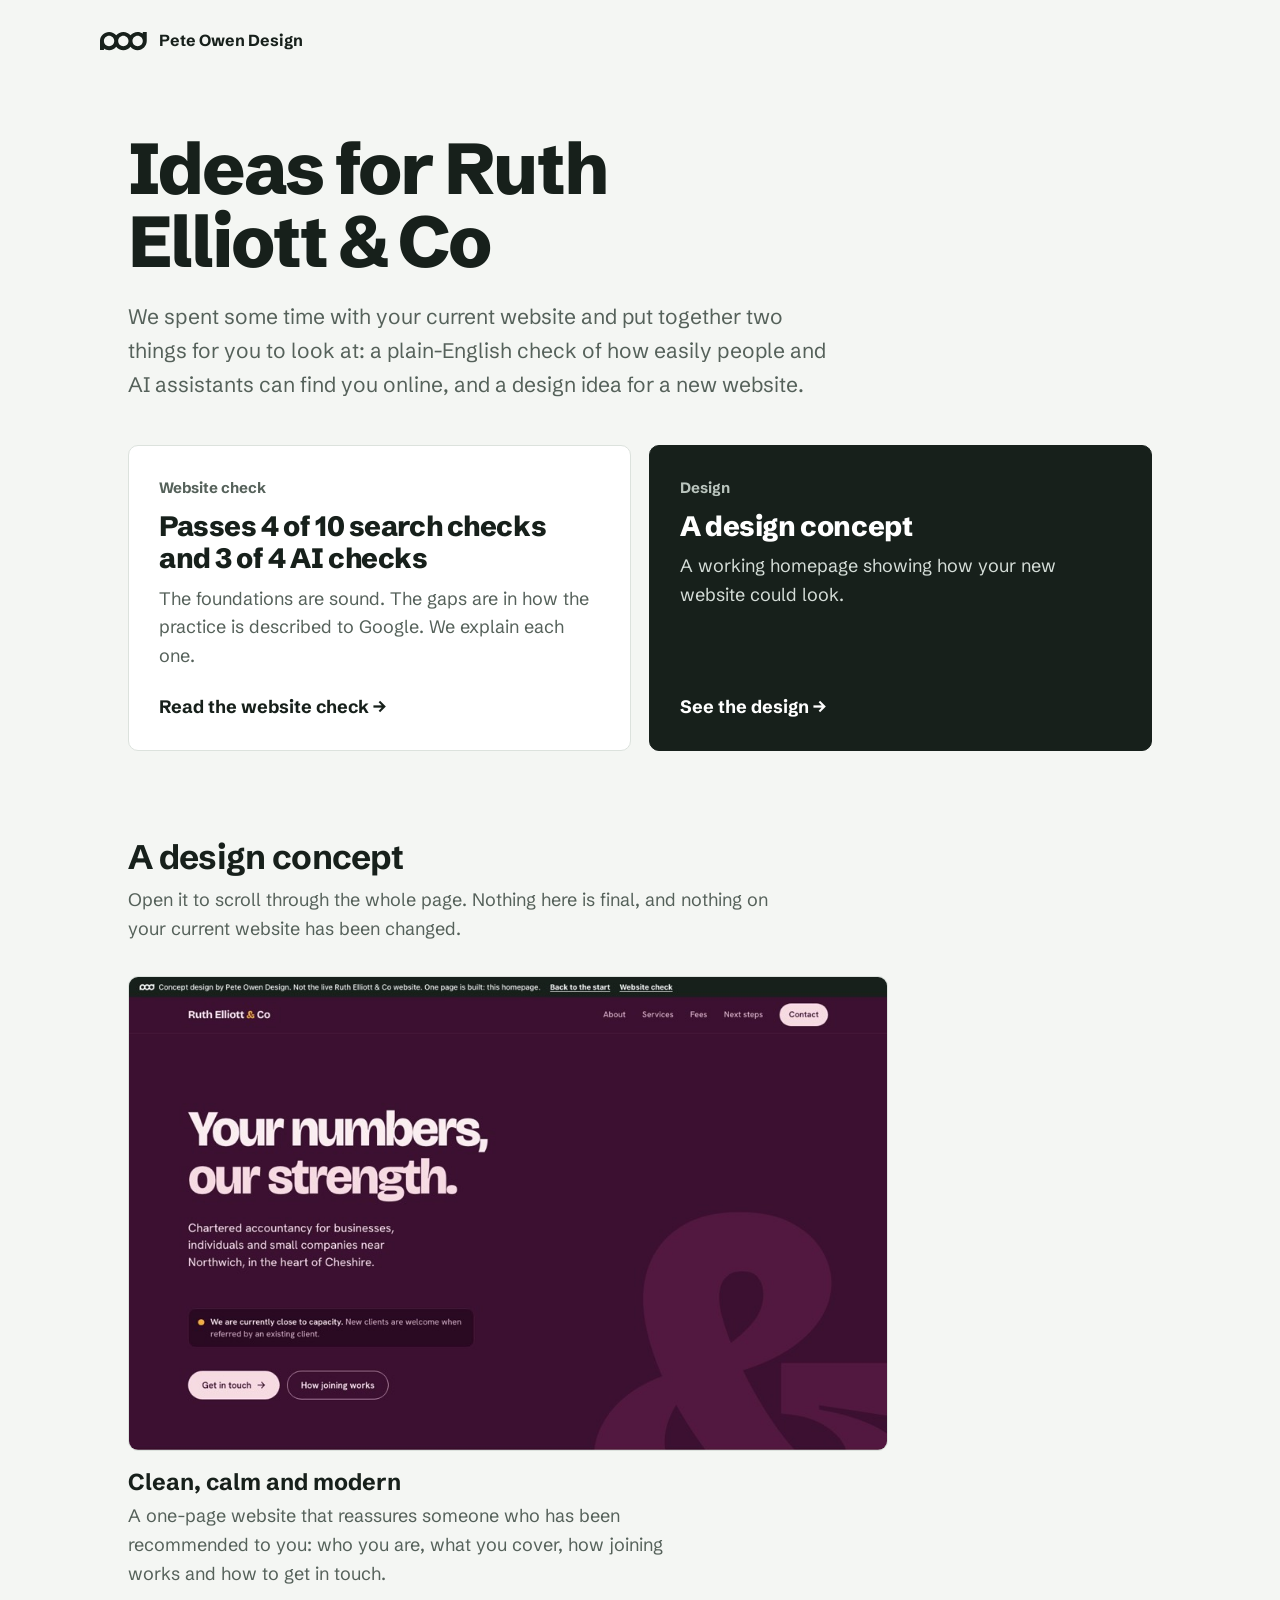
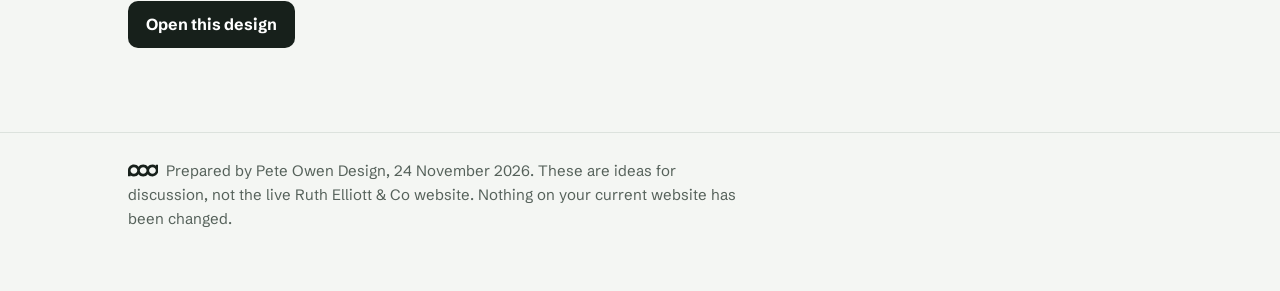
<file: index.html>
<!doctype html>
<html lang="en-GB">
<head>
<meta charset="utf-8">
<meta name="viewport" content="width=device-width, initial-scale=1">
<meta name="robots" content="noindex, nofollow">
<title>Ruth Elliott &amp; Co: ideas from Pete Owen Design (concept)</title>
<link rel="preconnect" href="https://fonts.googleapis.com">
<link rel="preconnect" href="https://fonts.gstatic.com" crossorigin>
<link href="https://fonts.googleapis.com/css2?family=Schibsted+Grotesk:wght@400;500;700;800&display=swap" rel="stylesheet">
<style>
  :root{--page:#F4F6F3;--card:#FFFFFF;--ink:#17201B;--soft:#55615A;--line:#DCE2DD;--r:10px}
  *{box-sizing:border-box}
  html{-webkit-text-size-adjust:100%}
  body{margin:0;background:var(--page);color:var(--ink);font:400 18px/1.6 "Schibsted Grotesk",system-ui,sans-serif}
  a{color:inherit}
  .wrap{max-width:1080px;margin:0 auto;padding:0 28px}
  .top{padding:28px 0 0}
  .brand{display:inline-flex;align-items:center;gap:12px;font-weight:700;font-size:16px;text-decoration:none}
  .brand .pod{height:20px;width:auto}
  header{padding:72px 0 44px}
  h1{font-size:clamp(38px,6.4vw,72px);line-height:1.02;letter-spacing:-.03em;font-weight:800;margin:0 0 22px;max-width:14ch}
  .lede{font-size:21px;color:var(--soft);max-width:54ch;margin:0}
  .routes{display:grid;grid-template-columns:1fr 1fr;gap:18px;margin:0 0 88px}
  .routes.one{grid-template-columns:1fr;max-width:540px}
  .route{display:flex;flex-direction:column;gap:10px;background:var(--card);border:1px solid var(--line);border-radius:var(--r);padding:30px 30px 28px;text-decoration:none;transition:transform .2s ease,border-color .2s ease}
  .route:hover{transform:translateY(-2px);border-color:var(--ink)}
  .route:active{transform:translateY(0)}
  .route.dark{background:var(--ink);color:#fff;border-color:var(--ink)}
  .kicker{font-size:15px;font-weight:700;color:var(--soft)}
  .route.dark .kicker{color:#B9C4BD}
  .route strong{font-size:28px;line-height:1.15;letter-spacing:-.015em;font-weight:800}
  .rtext{color:var(--soft);max-width:44ch}
  .route.dark .rtext{color:#D5DDD8}
  .go{margin-top:auto;padding-top:12px;font-weight:700}
  .go::after{content:" \2192"}
  #designs{scroll-margin-top:24px;margin:0 0 72px}
  h2{font-size:34px;line-height:1.1;letter-spacing:-.02em;margin:0 0 10px}
  .sub{color:var(--soft);margin:0 0 32px;max-width:60ch}
  .grid{display:grid;grid-template-columns:1fr 1fr;gap:40px 28px}
  .grid.single{grid-template-columns:1fr;max-width:760px}
  .design{display:flex;flex-direction:column}
  .shot{display:block;border-radius:var(--r);overflow:hidden;border:1px solid var(--line);background:#E6EBE7;aspect-ratio:16/10}
  .shot img{display:block;width:100%;height:100%;object-fit:cover;object-position:top;transition:transform .4s ease}
  .shot:hover img{transform:scale(1.02)}
  .dtext h3{font-size:23px;line-height:1.2;margin:18px 0 6px}
  .dtext p{margin:0 0 12px;color:var(--soft);max-width:52ch}
  .links{display:flex;flex-wrap:wrap;gap:10px;align-items:center}
  .btn{display:inline-block;background:var(--ink);color:#fff;text-decoration:none;font-weight:700;font-size:16px;border-radius:var(--r);padding:11px 18px}
  .btn:hover{background:#2B3A32}
  .ghost{display:inline-block;text-decoration:none;font-weight:700;font-size:16px;border:1.5px solid var(--ink);border-radius:var(--r);padding:10px 17px}
  .ghost:hover{background:var(--card)}
  .ideas{margin:0 0 72px}
  .idea-list{display:grid;grid-template-columns:repeat(2,1fr);gap:16px}
  .idea{background:var(--card);border:1px solid var(--line);border-radius:var(--r);padding:24px 26px}
  .idea h3{font-size:20px;line-height:1.25;margin:0 0 6px}
  .idea p{margin:0;color:var(--soft);font-size:16px}
  @media (max-width:760px){.idea-list{grid-template-columns:1fr}}
  footer{border-top:1px solid var(--line);padding:26px 0 52px;font-size:15px;color:var(--soft)}
  footer p{margin:0 0 8px;max-width:70ch}
  footer .pod{height:13px;width:auto;vertical-align:-1px;margin-right:8px;color:var(--ink)}
  .contact{color:var(--ink);font-weight:500}
  @media (prefers-reduced-motion:reduce){.route,.shot img{transition:none}.route:hover{transform:none}.shot:hover img{transform:none}}
  @media (max-width:760px){
    body{font-size:17px}
    .wrap{padding:0 18px}
    header{padding:44px 0 30px}
    .routes,.grid{grid-template-columns:1fr}
    .routes{margin-bottom:60px}
    .route{padding:24px 22px}
    .route strong{font-size:24px}
    h2{font-size:28px}
  }
</style>
</head>
<body>

<div class="wrap top"><a class="brand" href="index.html"><svg class="pod" viewBox="0 0 487.5 208.5" role="img" aria-label="Pete Owen Design logo"><path fill="currentColor" d="M487.5,10.6h-41.2v15.5c-15.3-10.6-33.9-16.8-53.8-16.8-30.1,0-57,14.1-74.4,36-17.4-21.9-44.3-36-74.4-36s-57,14.1-74.4,36c-17.4-21.9-44.3-36-74.4-36C44.8,9.4,3.8,48,0,96.9h-.3v100.3h41.2v-14.5c15.3,10.6,33.9,16.8,53.8,16.8,30.1,0,57-14.1,74.4-36,17.4,21.9,44.3,36,74.4,36s57-14.1,74.4-36c17.4,21.9,44.3,36,74.4,36,52.4,0,95.1-42.6,95.1-95.1s0-1.3,0-1.9h0V10.6h0ZM94.6,158.2c-29.7,0-53.8-24.2-53.8-53.8s24.2-53.8,53.8-53.8,53.8,24.2,53.8,53.8-24.2,53.8-53.8,53.8ZM243.5,158.2c-29.7,0-53.8-24.2-53.8-53.8s24.2-53.8,53.8-53.8,53.8,24.2,53.8,53.8-24.2,53.8-53.8,53.8ZM392.4,158.2c-29.7,0-53.8-24.2-53.8-53.8s24.2-53.8,53.8-53.8,53.8,24.2,53.8,53.8-24.2,53.8-53.8,53.8Z"/></svg>Pete Owen Design</a></div>

<div class="wrap">
<header>
  <h1>Ideas for Ruth Elliott &amp; Co</h1>
  <p class="lede">We spent some time with your current website and put together two things for you to look at: a plain-English check of how easily people and AI assistants can find you online, and a design idea for a new website.</p>
</header>

<div class="routes two">
    <a class="route" href="search-check.html">
      <span class="kicker">Website check</span>
      <strong>Passes 4 of 10 search checks and 3 of 4 AI checks</strong>
      <span class="rtext">The foundations are sound. The gaps are in how the practice is described to Google. We explain each one.</span>
      <span class="go">Read the website check</span>
    </a>
    <a class="route dark" href="#designs">
      <span class="kicker">Design</span>
      <strong>A design concept</strong>
      <span class="rtext">A working homepage showing how your new website could look.</span>
      <span class="go">See the design</span>
    </a>
</div>

<section id="designs">
  <h2>A design concept</h2>
  <p class="sub">Open it to scroll through the whole page. Nothing here is final, and nothing on your current website has been changed.</p>
  <div class="grid single">
    <article class="design">
      <a class="shot" href="design.html"><img src="designs/thumb-1.jpg" alt="The first screen of Clean, calm and modern" width="960" height="600" loading="lazy"></a>
      <div class="dtext">
        <h3>Clean, calm and modern</h3>
        <p>A one-page website that reassures someone who has been recommended to you: who you are, what you cover, how joining works and how to get in touch.</p>
        <p class="links"><a class="btn" href="design.html">Open this design</a></p>
      </div>
    </article>
  </div>
</section>
</div>

<footer><div class="wrap">
  <p><svg class="pod" viewBox="0 0 487.5 208.5" role="img" aria-label="Pete Owen Design logo"><path fill="currentColor" d="M487.5,10.6h-41.2v15.5c-15.3-10.6-33.9-16.8-53.8-16.8-30.1,0-57,14.1-74.4,36-17.4-21.9-44.3-36-74.4-36s-57,14.1-74.4,36c-17.4-21.9-44.3-36-74.4-36C44.8,9.4,3.8,48,0,96.9h-.3v100.3h41.2v-14.5c15.3,10.6,33.9,16.8,53.8,16.8,30.1,0,57-14.1,74.4-36,17.4,21.9,44.3,36,74.4,36s57-14.1,74.4-36c17.4,21.9,44.3,36,74.4,36,52.4,0,95.1-42.6,95.1-95.1s0-1.3,0-1.9h0V10.6h0ZM94.6,158.2c-29.7,0-53.8-24.2-53.8-53.8s24.2-53.8,53.8-53.8,53.8,24.2,53.8,53.8-24.2,53.8-53.8,53.8ZM243.5,158.2c-29.7,0-53.8-24.2-53.8-53.8s24.2-53.8,53.8-53.8,53.8,24.2,53.8,53.8-24.2,53.8-53.8,53.8ZM392.4,158.2c-29.7,0-53.8-24.2-53.8-53.8s24.2-53.8,53.8-53.8,53.8,24.2,53.8,53.8-24.2,53.8-53.8,53.8Z"/></svg>Prepared by Pete Owen Design, 24 November 2026. These are ideas for discussion, not the live Ruth Elliott &amp; Co website. Nothing on your current website has been changed.</p>
  
</div></footer>

</body>
</html>
</file>
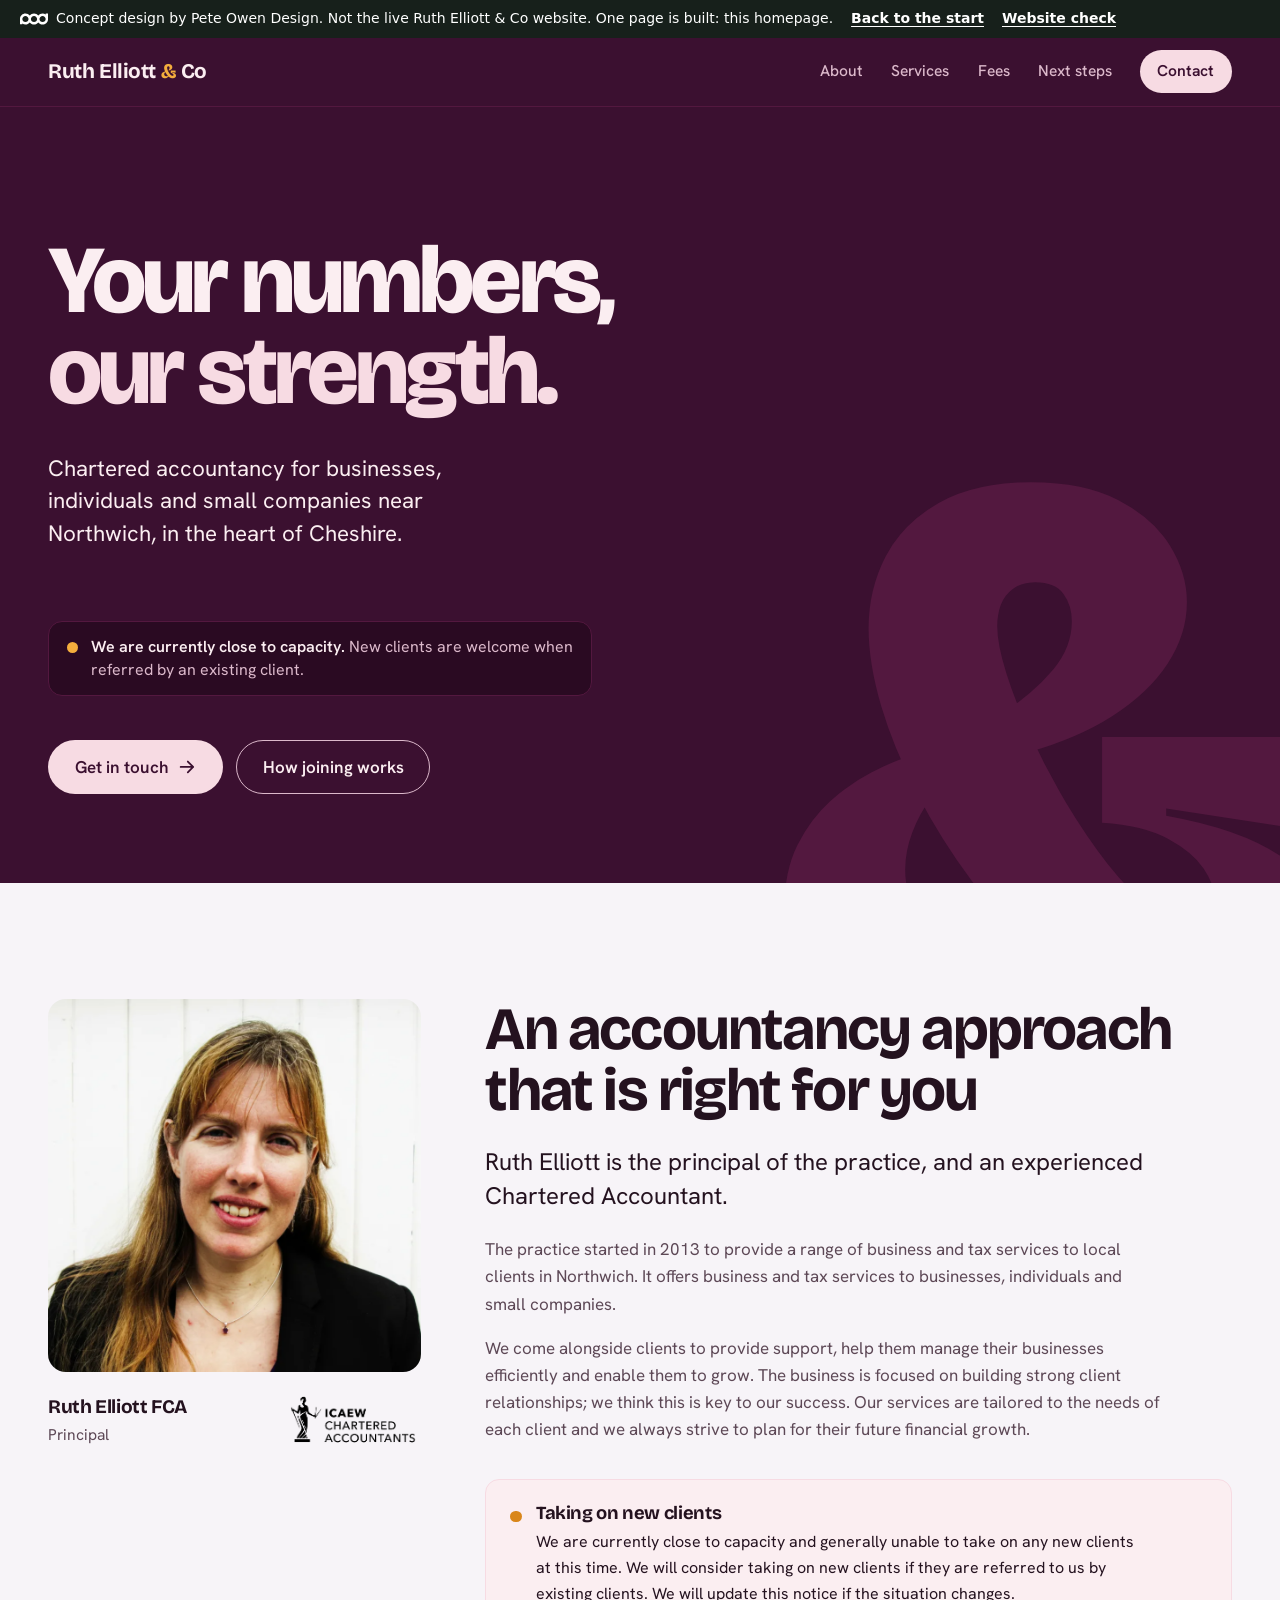
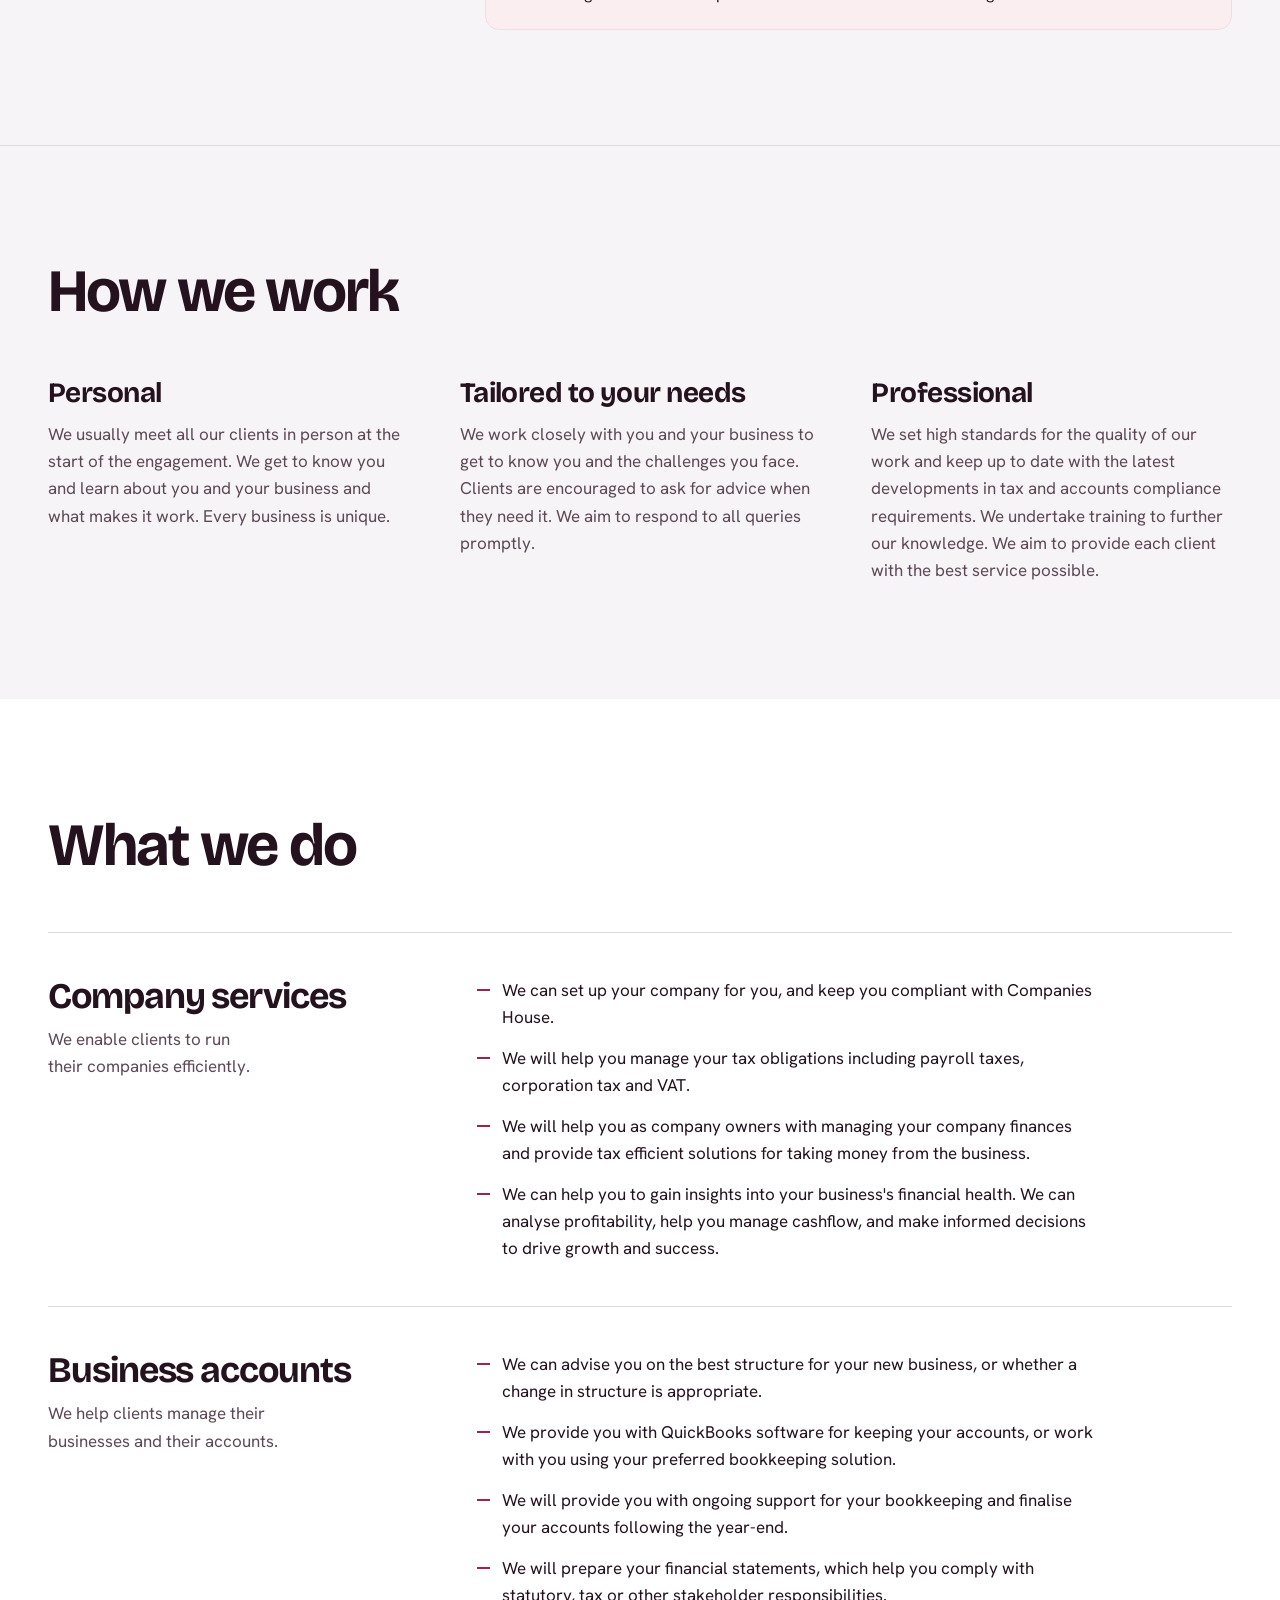
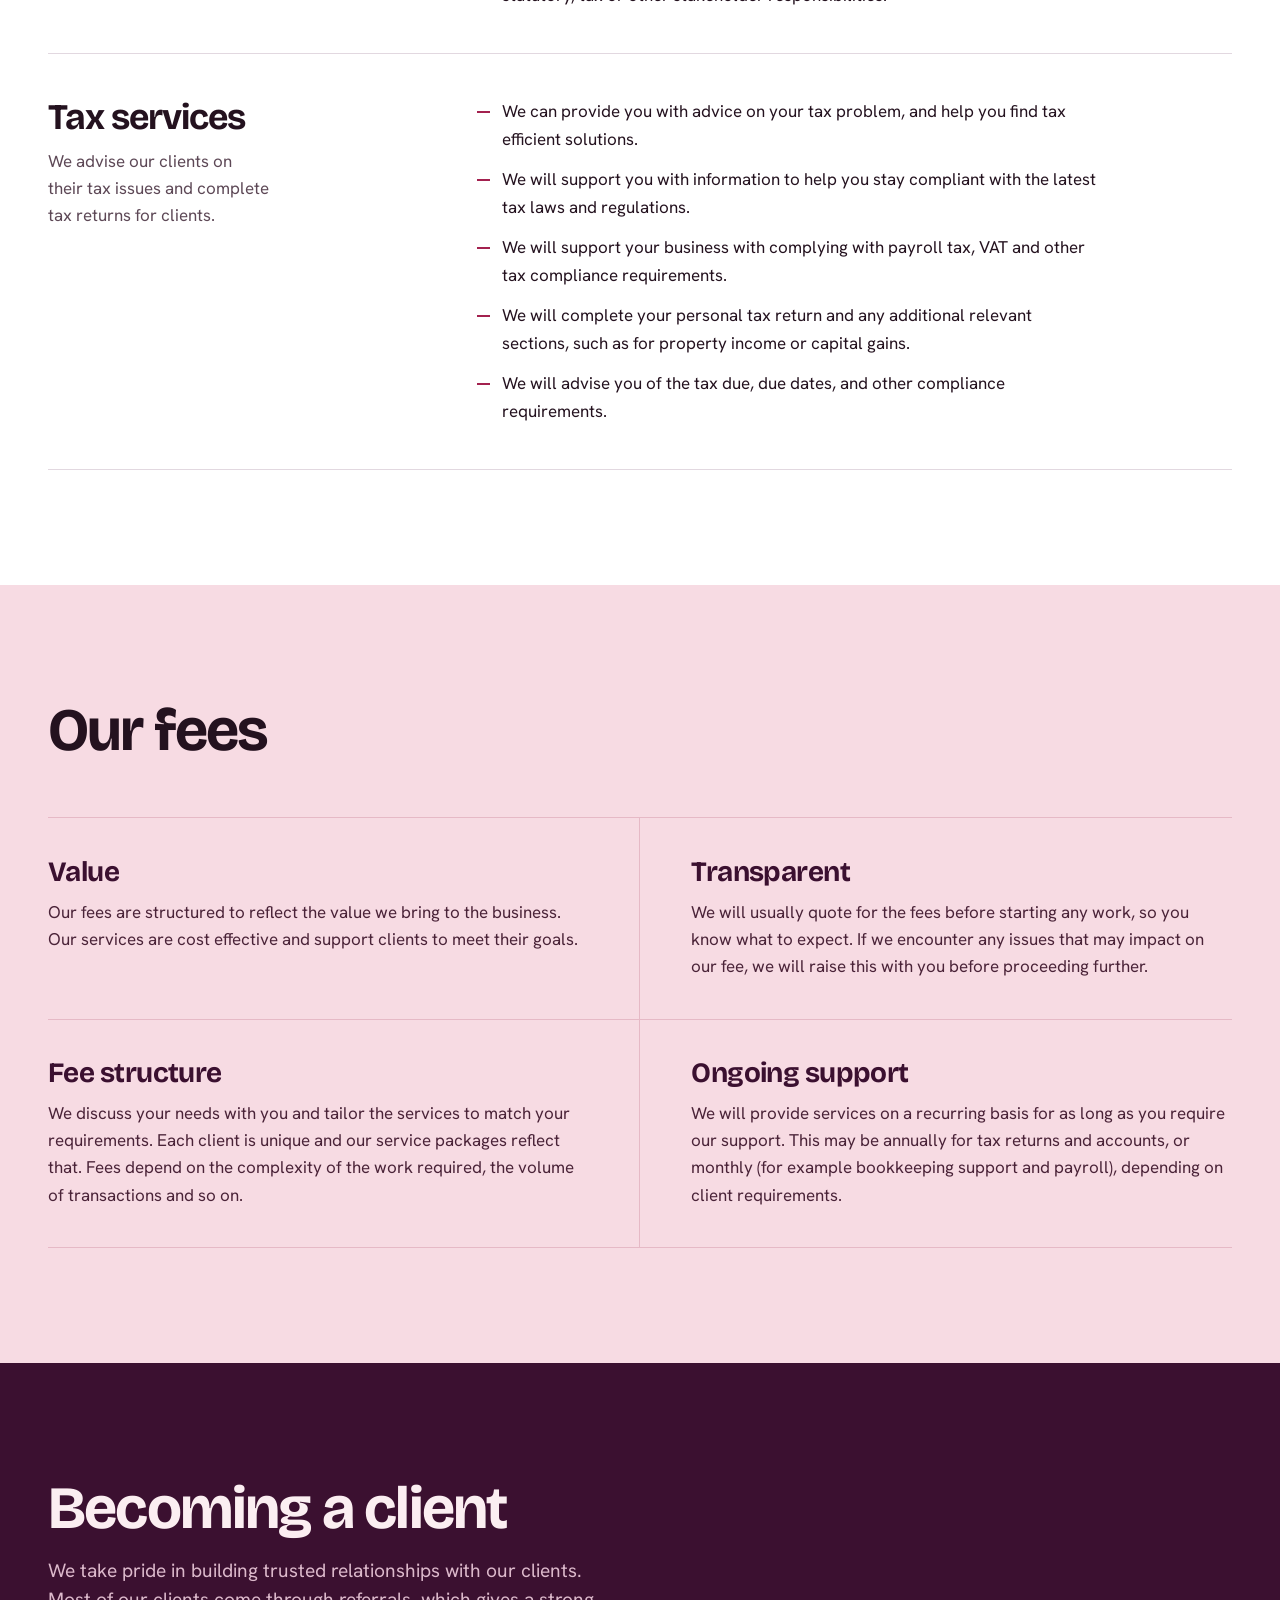
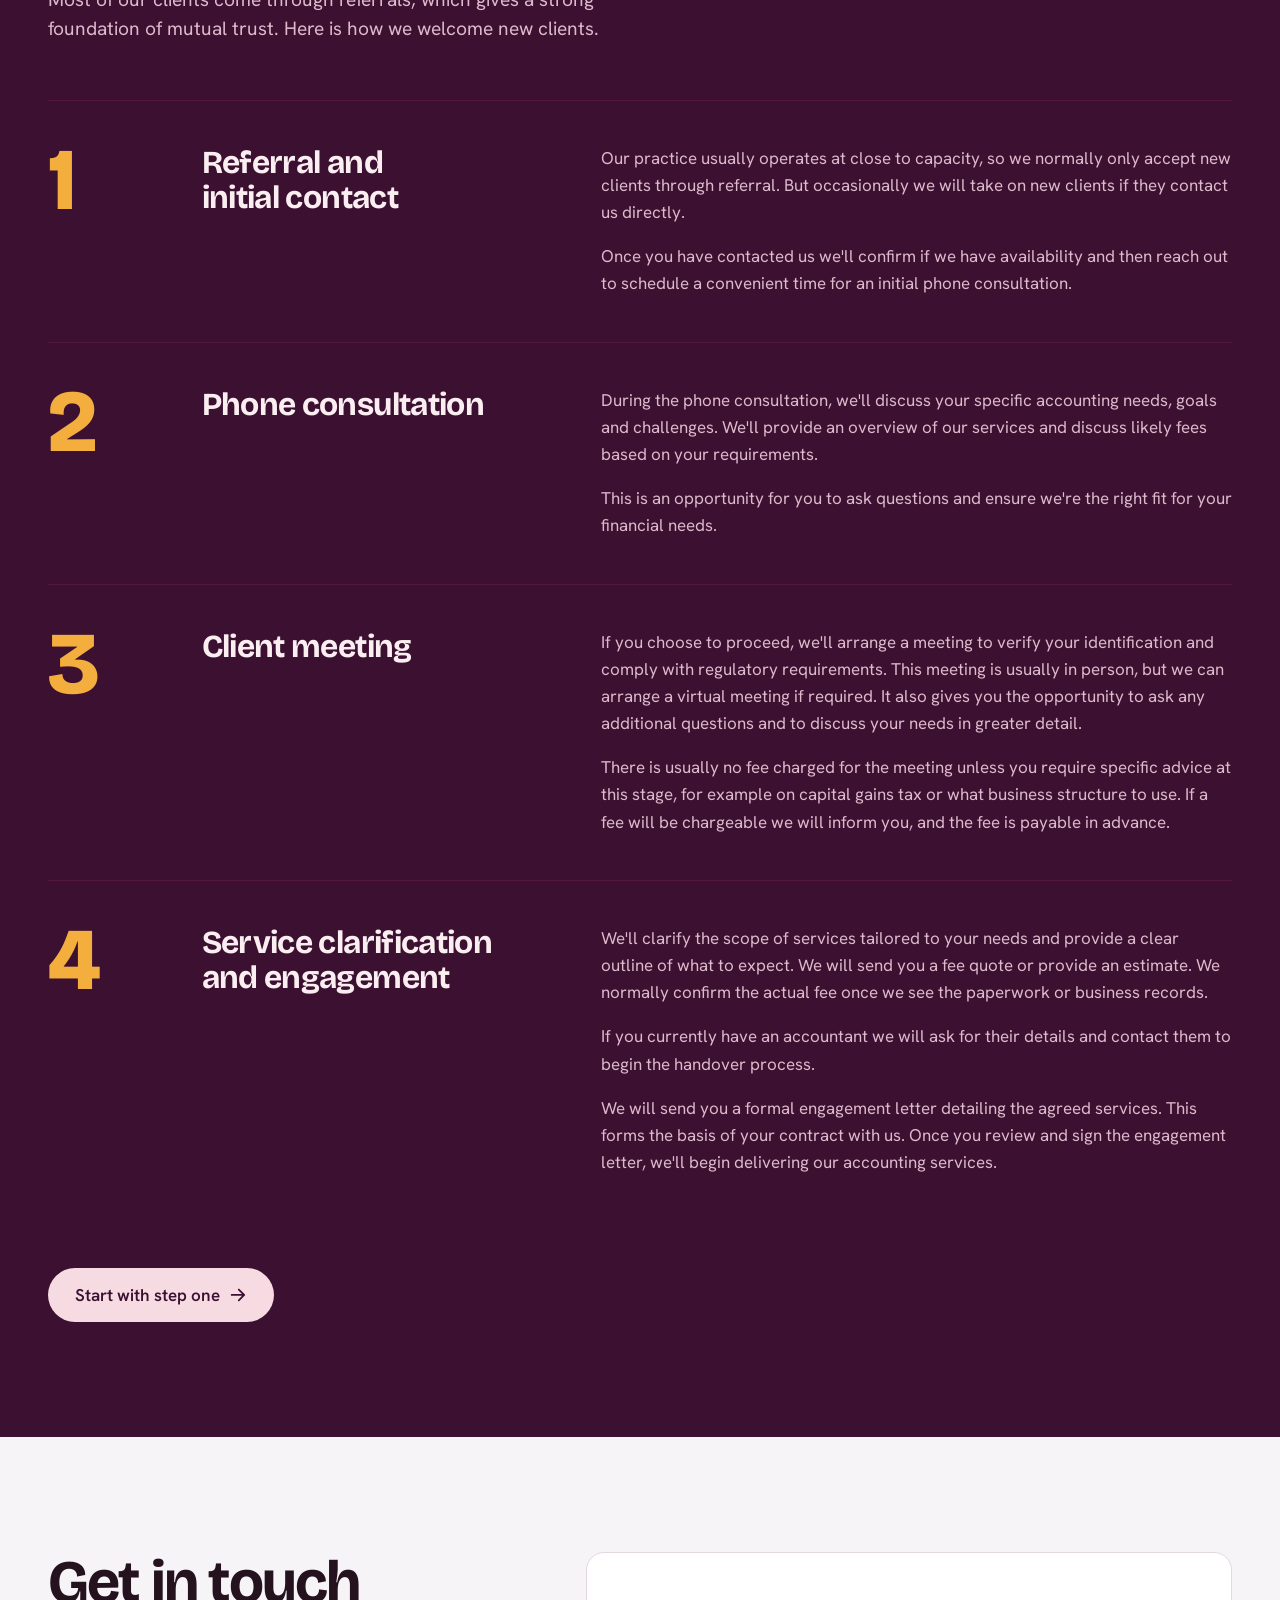
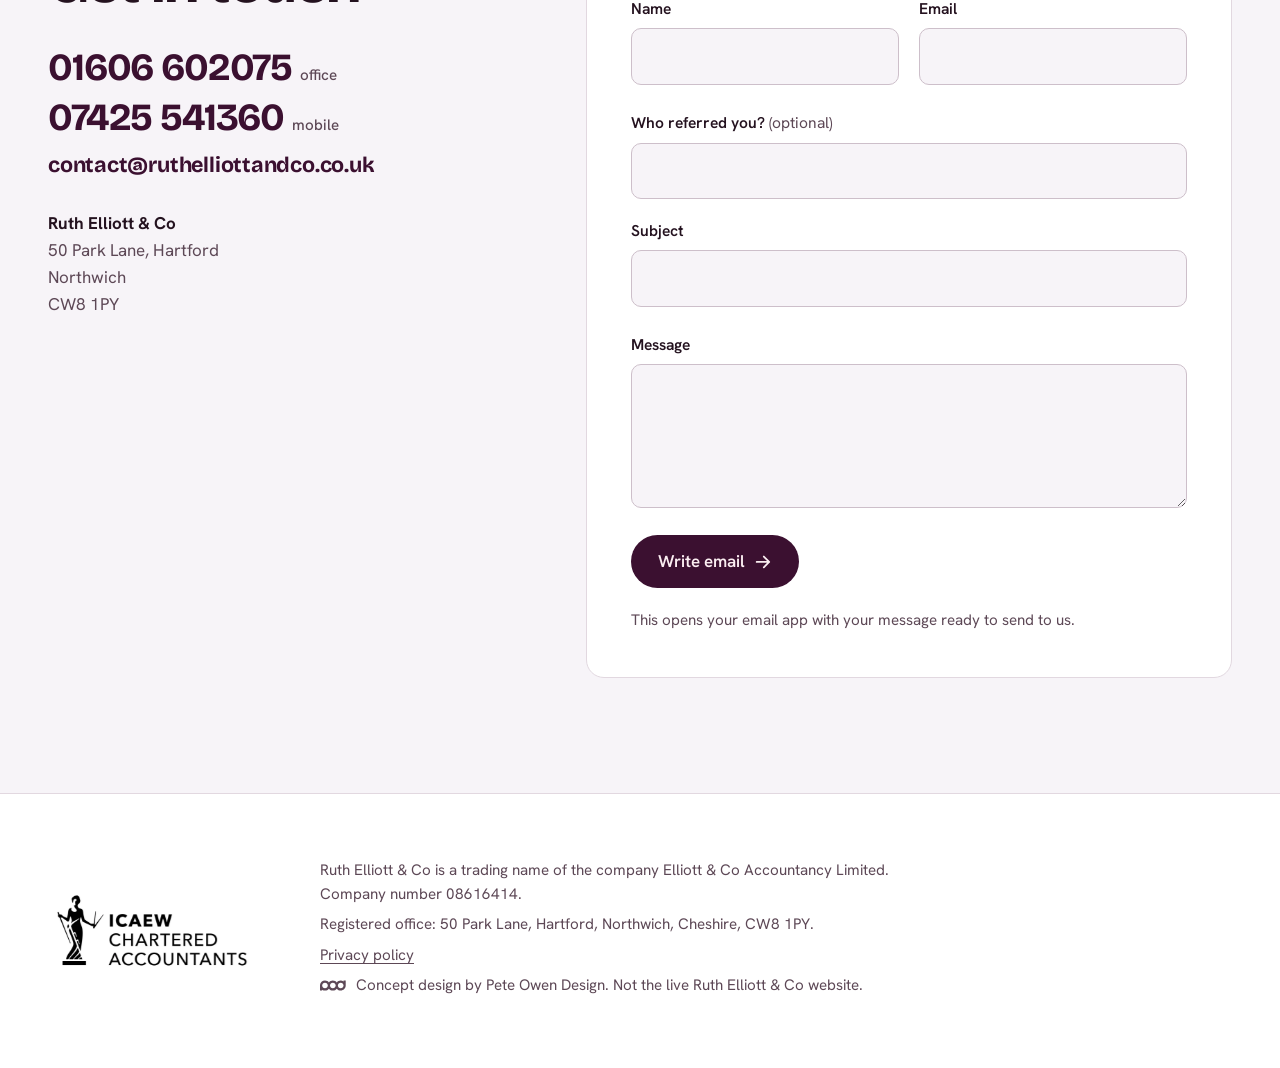
<file: design.html>
<!doctype html>
<html lang="en-GB">
<head>
  <meta charset="utf-8">
  <meta name="viewport" content="width=device-width, initial-scale=1">
  <title>Ruth Elliott &amp; Co | Chartered Accountants, Northwich, Cheshire (concept)</title>
  <meta name="description" content="Ruth Elliott & Co is a chartered accountancy practice near Northwich, Cheshire, offering business and tax services to businesses, individuals and small companies. New clients by referral.">
  <meta name="theme-color" content="#3b1030">
  <!-- Preview only: remove this line when the site goes live on Ruth's own domain -->
  <meta name="robots" content="noindex, nofollow">
  <link rel="preconnect" href="https://fonts.googleapis.com">
  <link rel="preconnect" href="https://fonts.gstatic.com" crossorigin>
  <link href="https://fonts.googleapis.com/css2?family=Bricolage+Grotesque:opsz,wght@12..96,600..800&family=Hanken+Grotesk:wght@400;500;600&display=swap" rel="stylesheet">
  <link rel="stylesheet" href="styles.css">
  <script>document.documentElement.classList.add('js')</script>
</head>
<body>
<div class="concept-bar" style="background:#17201B;color:#fff;font:500 14px/1.4 system-ui,sans-serif;padding:9px 20px;display:flex;flex-wrap:wrap;gap:6px 18px;align-items:center"><span style="display:inline-flex;align-items:center;gap:8px"><svg style="height:12px;width:auto;color:#fff" viewBox="0 0 487.5 208.5" role="img" aria-label="Pete Owen Design logo"><path fill="currentColor" d="M487.5,10.6h-41.2v15.5c-15.3-10.6-33.9-16.8-53.8-16.8-30.1,0-57,14.1-74.4,36-17.4-21.9-44.3-36-74.4-36s-57,14.1-74.4,36c-17.4-21.9-44.3-36-74.4-36C44.8,9.4,3.8,48,0,96.9h-.3v100.3h41.2v-14.5c15.3,10.6,33.9,16.8,53.8,16.8,30.1,0,57-14.1,74.4-36,17.4,21.9,44.3,36,74.4,36s57-14.1,74.4-36c17.4,21.9,44.3,36,74.4,36,52.4,0,95.1-42.6,95.1-95.1s0-1.3,0-1.9h0V10.6h0ZM94.6,158.2c-29.7,0-53.8-24.2-53.8-53.8s24.2-53.8,53.8-53.8,53.8,24.2,53.8,53.8-24.2,53.8-53.8,53.8ZM243.5,158.2c-29.7,0-53.8-24.2-53.8-53.8s24.2-53.8,53.8-53.8,53.8,24.2,53.8,53.8-24.2,53.8-53.8,53.8ZM392.4,158.2c-29.7,0-53.8-24.2-53.8-53.8s24.2-53.8,53.8-53.8,53.8,24.2,53.8,53.8-24.2,53.8-53.8,53.8Z"/></svg> Concept design by Pete Owen Design. Not the live Ruth Elliott &amp; Co website. One page is built: this homepage.</span><a href="index.html" style="color:#fff;font-weight:700">Back to the start</a><a href="search-check.html" style="color:#fff;font-weight:700">Website check</a></div>
<a class="skip" href="#main">Skip to content</a>

<header class="site-header on-damson">
  <div class="wrap">
    <a class="wordmark" href="#top" aria-label="Ruth Elliott and Co, home">Ruth Elliott <span>&amp;</span> Co</a>
    <nav class="nav" aria-label="Main">
      <a href="#about">About</a>
      <a href="#services">Services</a>
      <a href="#fees">Fees</a>
      <a href="#next-steps">Next steps</a>
      <a class="nav-cta" href="#contact">Contact</a>
    </nav>
    <details class="menu">
      <summary>Menu</summary>
      <nav aria-label="Main, mobile">
        <a href="#about">About</a>
        <a href="#services">Services</a>
        <a href="#fees">Fees</a>
        <a href="#next-steps">Next steps</a>
        <a href="#contact">Contact</a>
      </nav>
    </details>
  </div>
</header>

<main id="main">

  <section class="hero on-damson" id="top">
    <div class="hero-amp" aria-hidden="true">&amp;</div>
    <div class="wrap">
      <h1><span>Your numbers,</span><span class="strong">our strength.</span></h1>
      <p class="hero-lede">Chartered accountancy for businesses, individuals and small companies near Northwich, in the heart of Cheshire.</p>
      <p class="status">
        <span class="status-dot" aria-hidden="true"></span>
        <span><strong>We are currently close to capacity.</strong> <span class="more">New clients are welcome when referred by an existing client.</span></span>
      </p>
      <div class="actions">
        <a class="btn btn-light" href="#contact">Get in touch
          <svg viewBox="0 0 20 20" fill="none" stroke="currentColor" stroke-width="2" stroke-linecap="round" stroke-linejoin="round" aria-hidden="true"><path d="M3 10h14M11 4l6 6-6 6"/></svg>
        </a>
        <a class="btn btn-ghost" href="#next-steps">How joining works</a>
      </div>
    </div>
  </section>

  <section class="section" id="about">
    <div class="wrap about-grid">
      <figure class="portrait reveal">
        <img src="assets/ruth-elliott.webp" width="900" height="845" alt="Ruth Elliott, principal of the practice">
        <figcaption>
          <span><strong>Ruth Elliott FCA</strong><br>Principal</span>
          <img src="assets/icaew-chartered-accountants.webp" width="600" height="280" alt="ICAEW Chartered Accountants">
        </figcaption>
      </figure>
      <div class="about-copy reveal">
        <h2>An accountancy approach that is right for you</h2>
        <p class="lead">Ruth Elliott is the principal of the practice, and an experienced Chartered Accountant.</p>
        <p>The practice started in 2013 to provide a range of business and tax services to local clients in Northwich. It offers business and tax services to businesses, individuals and small companies.</p>
        <p>We come alongside clients to provide support, help them manage their businesses efficiently and enable them to grow. The business is focused on building strong client relationships; we think this is key to our success. Our services are tailored to the needs of each client and we always strive to plan for their future financial growth.</p>
        <div class="notice">
          <span class="status-dot" aria-hidden="true"></span>
          <div>
            <h3>Taking on new clients</h3>
            <p>We are currently close to capacity and generally unable to take on any new clients at this time. We will consider taking on new clients if they are referred to us by existing clients. We will update this notice if the situation changes.</p>
          </div>
        </div>
      </div>
    </div>
  </section>

  <section class="section approach" id="approach">
    <div class="wrap">
      <div class="section-head reveal"><h2>How we work</h2></div>
      <div class="thirds">
        <div class="reveal">
          <h3>Personal</h3>
          <p>We usually meet all our clients in person at the start of the engagement. We get to know you and learn about you and your business and what makes it work. Every business is unique.</p>
        </div>
        <div class="reveal">
          <h3>Tailored to your needs</h3>
          <p>We work closely with you and your business to get to know you and the challenges you face. Clients are encouraged to ask for advice when they need it. We aim to respond to all queries promptly.</p>
        </div>
        <div class="reveal">
          <h3>Professional</h3>
          <p>We set high standards for the quality of our work and keep up to date with the latest developments in tax and accounts compliance requirements. We undertake training to further our knowledge. We aim to provide each client with the best service possible.</p>
        </div>
      </div>
    </div>
  </section>

  <section class="section services" id="services">
    <div class="wrap">
      <div class="section-head reveal"><h2>What we do</h2></div>

      <article class="service reveal">
        <div>
          <h3>Company services</h3>
          <p class="sum">We enable clients to run their companies efficiently.</p>
        </div>
        <ul>
          <li>We can set up your company for you, and keep you compliant with Companies House.</li>
          <li>We will help you manage your tax obligations including payroll taxes, corporation tax and VAT.</li>
          <li>We will help you as company owners with managing your company finances and provide tax efficient solutions for taking money from the business.</li>
          <li>We can help you to gain insights into your business's financial health. We can analyse profitability, help you manage cashflow, and make informed decisions to drive growth and success.</li>
        </ul>
      </article>

      <article class="service reveal">
        <div>
          <h3>Business accounts</h3>
          <p class="sum">We help clients manage their businesses and their accounts.</p>
        </div>
        <ul>
          <li>We can advise you on the best structure for your new business, or whether a change in structure is appropriate.</li>
          <li>We provide you with QuickBooks software for keeping your accounts, or work with you using your preferred bookkeeping solution.</li>
          <li>We will provide you with ongoing support for your bookkeeping and finalise your accounts following the year-end.</li>
          <li>We will prepare your financial statements, which help you comply with statutory, tax or other stakeholder responsibilities.</li>
        </ul>
      </article>

      <article class="service reveal">
        <div>
          <h3>Tax services</h3>
          <p class="sum">We advise our clients on their tax issues and complete tax returns for clients.</p>
        </div>
        <ul>
          <li>We can provide you with advice on your tax problem, and help you find tax efficient solutions.</li>
          <li>We will support you with information to help you stay compliant with the latest tax laws and regulations.</li>
          <li>We will support your business with complying with payroll tax, VAT and other tax compliance requirements.</li>
          <li>We will complete your personal tax return and any additional relevant sections, such as for property income or capital gains.</li>
          <li>We will advise you of the tax due, due dates, and other compliance requirements.</li>
        </ul>
      </article>
    </div>
  </section>

  <section class="section fees" id="fees">
    <div class="wrap">
      <div class="section-head reveal">
        <h2>Our fees</h2>
      </div>
      <div class="quads">
        <div class="reveal">
          <h3>Value</h3>
          <p>Our fees are structured to reflect the value we bring to the business. Our services are cost effective and support clients to meet their goals.</p>
        </div>
        <div class="reveal">
          <h3>Transparent</h3>
          <p>We will usually quote for the fees before starting any work, so you know what to expect. If we encounter any issues that may impact on our fee, we will raise this with you before proceeding further.</p>
        </div>
        <div class="reveal">
          <h3>Fee structure</h3>
          <p>We discuss your needs with you and tailor the services to match your requirements. Each client is unique and our service packages reflect that. Fees depend on the complexity of the work required, the volume of transactions and so on.</p>
        </div>
        <div class="reveal">
          <h3>Ongoing support</h3>
          <p>We will provide services on a recurring basis for as long as you require our support. This may be annually for tax returns and accounts, or monthly (for example bookkeeping support and payroll), depending on client requirements.</p>
        </div>
      </div>
    </div>
  </section>

  <section class="section steps on-damson" id="next-steps">
    <div class="wrap">
      <div class="section-head reveal">
        <h2>Becoming a client</h2>
        <p>We take pride in building trusted relationships with our clients. Most of our clients come through referrals, which gives a strong foundation of mutual trust. Here is how we welcome new clients.</p>
      </div>
      <ol class="step-list">
        <li class="reveal">
          <div><h3>Referral and initial contact</h3></div>
          <div>
            <p>Our practice usually operates at close to capacity, so we normally only accept new clients through referral. But occasionally we will take on new clients if they contact us directly.</p>
            <p>Once you have contacted us we'll confirm if we have availability and then reach out to schedule a convenient time for an initial phone consultation.</p>
          </div>
        </li>
        <li class="reveal">
          <div><h3>Phone consultation</h3></div>
          <div>
            <p>During the phone consultation, we'll discuss your specific accounting needs, goals and challenges. We'll provide an overview of our services and discuss likely fees based on your requirements.</p>
            <p>This is an opportunity for you to ask questions and ensure we're the right fit for your financial needs.</p>
          </div>
        </li>
        <li class="reveal">
          <div><h3>Client meeting</h3></div>
          <div>
            <p>If you choose to proceed, we'll arrange a meeting to verify your identification and comply with regulatory requirements. This meeting is usually in person, but we can arrange a virtual meeting if required. It also gives you the opportunity to ask any additional questions and to discuss your needs in greater detail.</p>
            <p>There is usually no fee charged for the meeting unless you require specific advice at this stage, for example on capital gains tax or what business structure to use. If a fee will be chargeable we will inform you, and the fee is payable in advance.</p>
          </div>
        </li>
        <li class="reveal">
          <div><h3>Service clarification and engagement</h3></div>
          <div>
            <p>We'll clarify the scope of services tailored to your needs and provide a clear outline of what to expect. We will send you a fee quote or provide an estimate. We normally confirm the actual fee once we see the paperwork or business records.</p>
            <p>If you currently have an accountant we will ask for their details and contact them to begin the handover process.</p>
            <p>We will send you a formal engagement letter detailing the agreed services. This forms the basis of your contract with us. Once you review and sign the engagement letter, we'll begin delivering our accounting services.</p>
          </div>
        </li>
      </ol>
      <div class="actions reveal">
        <a class="btn btn-light" href="#contact">Start with step one
          <svg viewBox="0 0 20 20" fill="none" stroke="currentColor" stroke-width="2" stroke-linecap="round" stroke-linejoin="round" aria-hidden="true"><path d="M3 10h14M11 4l6 6-6 6"/></svg>
        </a>
      </div>
    </div>
  </section>

  <section class="section" id="contact">
    <div class="wrap contact-grid">
      <div class="reveal">
        <h2>Get in touch</h2>
        <div class="contact-big">
          <a href="tel:+441606602075">01606 602075 <small>office</small></a>
          <a href="tel:+447425541360">07425 541360 <small>mobile</small></a>
          <a class="email" href="mailto:contact@ruthelliottandco.co.uk">contact@ruthelliottandco.co.uk</a>
        </div>
        <address>
          <strong>Ruth Elliott &amp; Co</strong><br>
          50 Park Lane, Hartford<br>
          Northwich<br>
          CW8 1PY
        </address>
      </div>

      <form class="reveal" id="enquiry" novalidate>
        <div class="row">
          <div class="field">
            <label for="name">Name</label>
            <input id="name" name="name" autocomplete="name" required aria-describedby="name-err">
            <span class="error" id="name-err" role="alert"></span>
          </div>
          <div class="field">
            <label for="email">Email</label>
            <input id="email" name="email" type="email" autocomplete="email" required aria-describedby="email-err">
            <span class="error" id="email-err" role="alert"></span>
          </div>
        </div>
        <div class="field">
          <label for="referrer">Who referred you? <span class="opt">(optional)</span></label>
          <input id="referrer" name="referrer">
        </div>
        <div class="field">
          <label for="subject">Subject</label>
          <input id="subject" name="subject" required aria-describedby="subject-err">
          <span class="error" id="subject-err" role="alert"></span>
        </div>
        <div class="field">
          <label for="message">Message</label>
          <textarea id="message" name="message" required aria-describedby="message-err"></textarea>
          <span class="error" id="message-err" role="alert"></span>
        </div>
        <button class="btn btn-dark" type="submit">Write email
          <svg viewBox="0 0 20 20" fill="none" stroke="currentColor" stroke-width="2" stroke-linecap="round" stroke-linejoin="round" aria-hidden="true"><path d="M3 10h14M11 4l6 6-6 6"/></svg>
        </button>
        <p class="form-note" id="form-note">This opens your email app with your message ready to send to us.</p>
      </form>
    </div>
  </section>

</main>

<footer class="site-footer">
  <div class="wrap">
    <img src="assets/icaew-chartered-accountants.webp" width="600" height="280" alt="ICAEW Chartered Accountants">
    <div>
      <p>Ruth Elliott &amp; Co is a trading name of the company Elliott &amp; Co Accountancy Limited. Company number 08616414.</p>
      <p>Registered office: 50 Park Lane, Hartford, Northwich, Cheshire, CW8 1PY.</p>
      <p><a href="#" onclick="alert('The privacy policy page is not built in this concept.');return false">Privacy policy</a></p>
      <p><svg style="height:11px;width:auto;vertical-align:-1px;margin-right:6px" viewBox="0 0 487.5 208.5" role="img" aria-label="Pete Owen Design logo"><path fill="currentColor" d="M487.5,10.6h-41.2v15.5c-15.3-10.6-33.9-16.8-53.8-16.8-30.1,0-57,14.1-74.4,36-17.4-21.9-44.3-36-74.4-36s-57,14.1-74.4,36c-17.4-21.9-44.3-36-74.4-36C44.8,9.4,3.8,48,0,96.9h-.3v100.3h41.2v-14.5c15.3,10.6,33.9,16.8,53.8,16.8,30.1,0,57-14.1,74.4-36,17.4,21.9,44.3,36,74.4,36s57-14.1,74.4-36c17.4,21.9,44.3,36,74.4,36,52.4,0,95.1-42.6,95.1-95.1s0-1.3,0-1.9h0V10.6h0ZM94.6,158.2c-29.7,0-53.8-24.2-53.8-53.8s24.2-53.8,53.8-53.8,53.8,24.2,53.8,53.8-24.2,53.8-53.8,53.8ZM243.5,158.2c-29.7,0-53.8-24.2-53.8-53.8s24.2-53.8,53.8-53.8,53.8,24.2,53.8,53.8-24.2,53.8-53.8,53.8ZM392.4,158.2c-29.7,0-53.8-24.2-53.8-53.8s24.2-53.8,53.8-53.8,53.8,24.2,53.8,53.8-24.2,53.8-53.8,53.8Z"/></svg> Concept design by Pete Owen Design. Not the live Ruth Elliott &amp; Co website.</p>
    </div>
  </div>
</footer>

<script>
(function () {
  // Close the mobile menu after choosing a link
  var menu = document.querySelector('.menu');
  if (menu) menu.addEventListener('click', function (e) { if (e.target.tagName === 'A') menu.removeAttribute('open'); });

  // Reveal on scroll; content stays visible if this never runs
  var items = document.querySelectorAll('.reveal');
  if ('IntersectionObserver' in window) {
    var io = new IntersectionObserver(function (entries) {
      entries.forEach(function (en) { if (en.isIntersecting) { en.target.classList.add('in'); io.unobserve(en.target); } });
    }, { rootMargin: '0px 0px -8% 0px' });
    items.forEach(function (el) { io.observe(el); });
  } else {
    items.forEach(function (el) { el.classList.add('in'); });
  }

  // Enquiry form: validate, then hand over to the visitor's email app
  var form = document.getElementById('enquiry');
  var messages = {
    name: 'Please add your name.',
    email: 'Please add an email address we can reply to, like name@example.com.',
    subject: 'Please add a subject.',
    message: 'Please write a short message.'
  };
  form.addEventListener('submit', function (e) {
    e.preventDefault();
    var firstBad = null;
    Object.keys(messages).forEach(function (key) {
      var el = form.elements[key], err = document.getElementById(key + '-err');
      var ok = el.checkValidity() && el.value.trim() !== '';
      el.setAttribute('aria-invalid', ok ? 'false' : 'true');
      err.textContent = ok ? '' : messages[key];
      if (!ok && !firstBad) firstBad = el;
    });
    if (firstBad) { firstBad.focus(); return; }
    var f = form.elements;
    var body = f.message.value.trim() + '\n\n' + f.name.value.trim() + '\n' + f.email.value.trim() +
      (f.referrer.value.trim() ? '\nReferred by: ' + f.referrer.value.trim() : '');
    window.location.href = 'mailto:contact@ruthelliottandco.co.uk?subject=' +
      encodeURIComponent(f.subject.value.trim()) + '&body=' + encodeURIComponent(body);
    document.getElementById('form-note').textContent =
      'Your email app should now be open with the message ready. If nothing happened, email contact@ruthelliottandco.co.uk directly.';
  });
})();
</script>
</body>
</html>
</file>
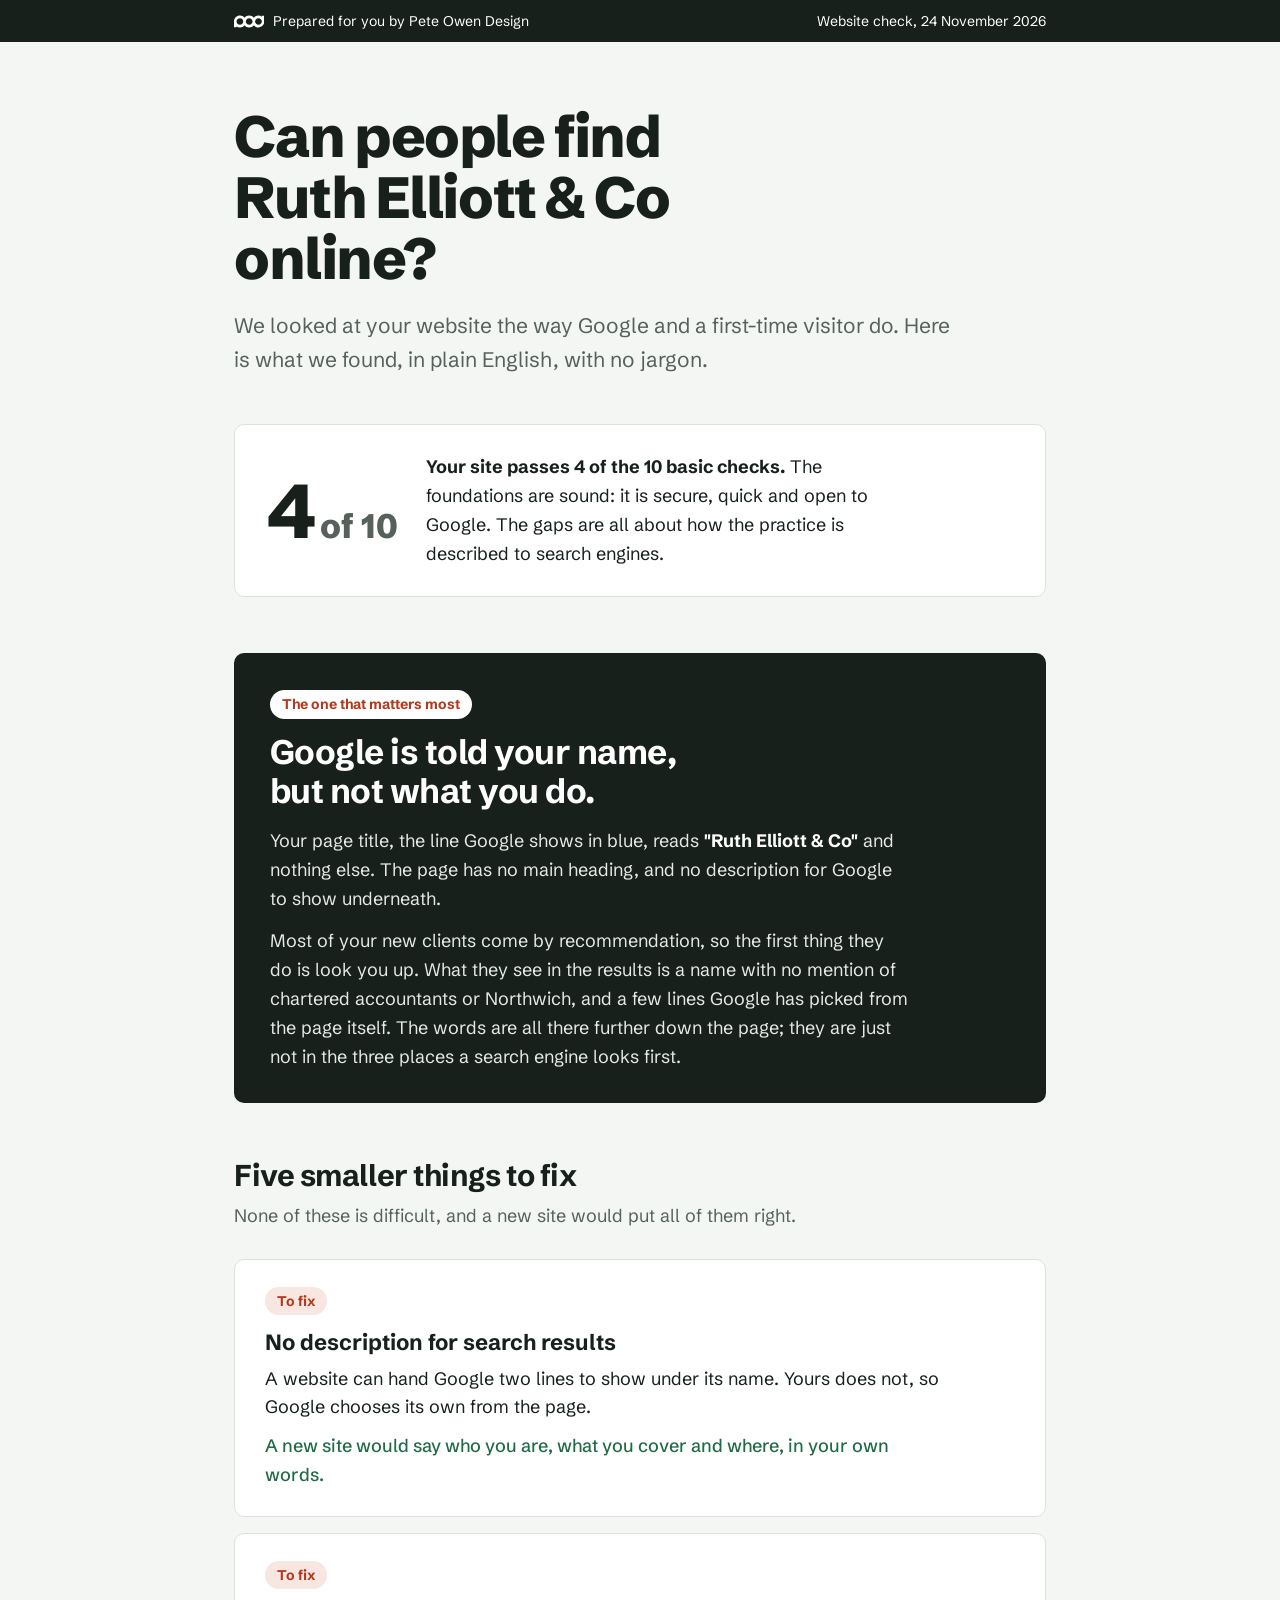
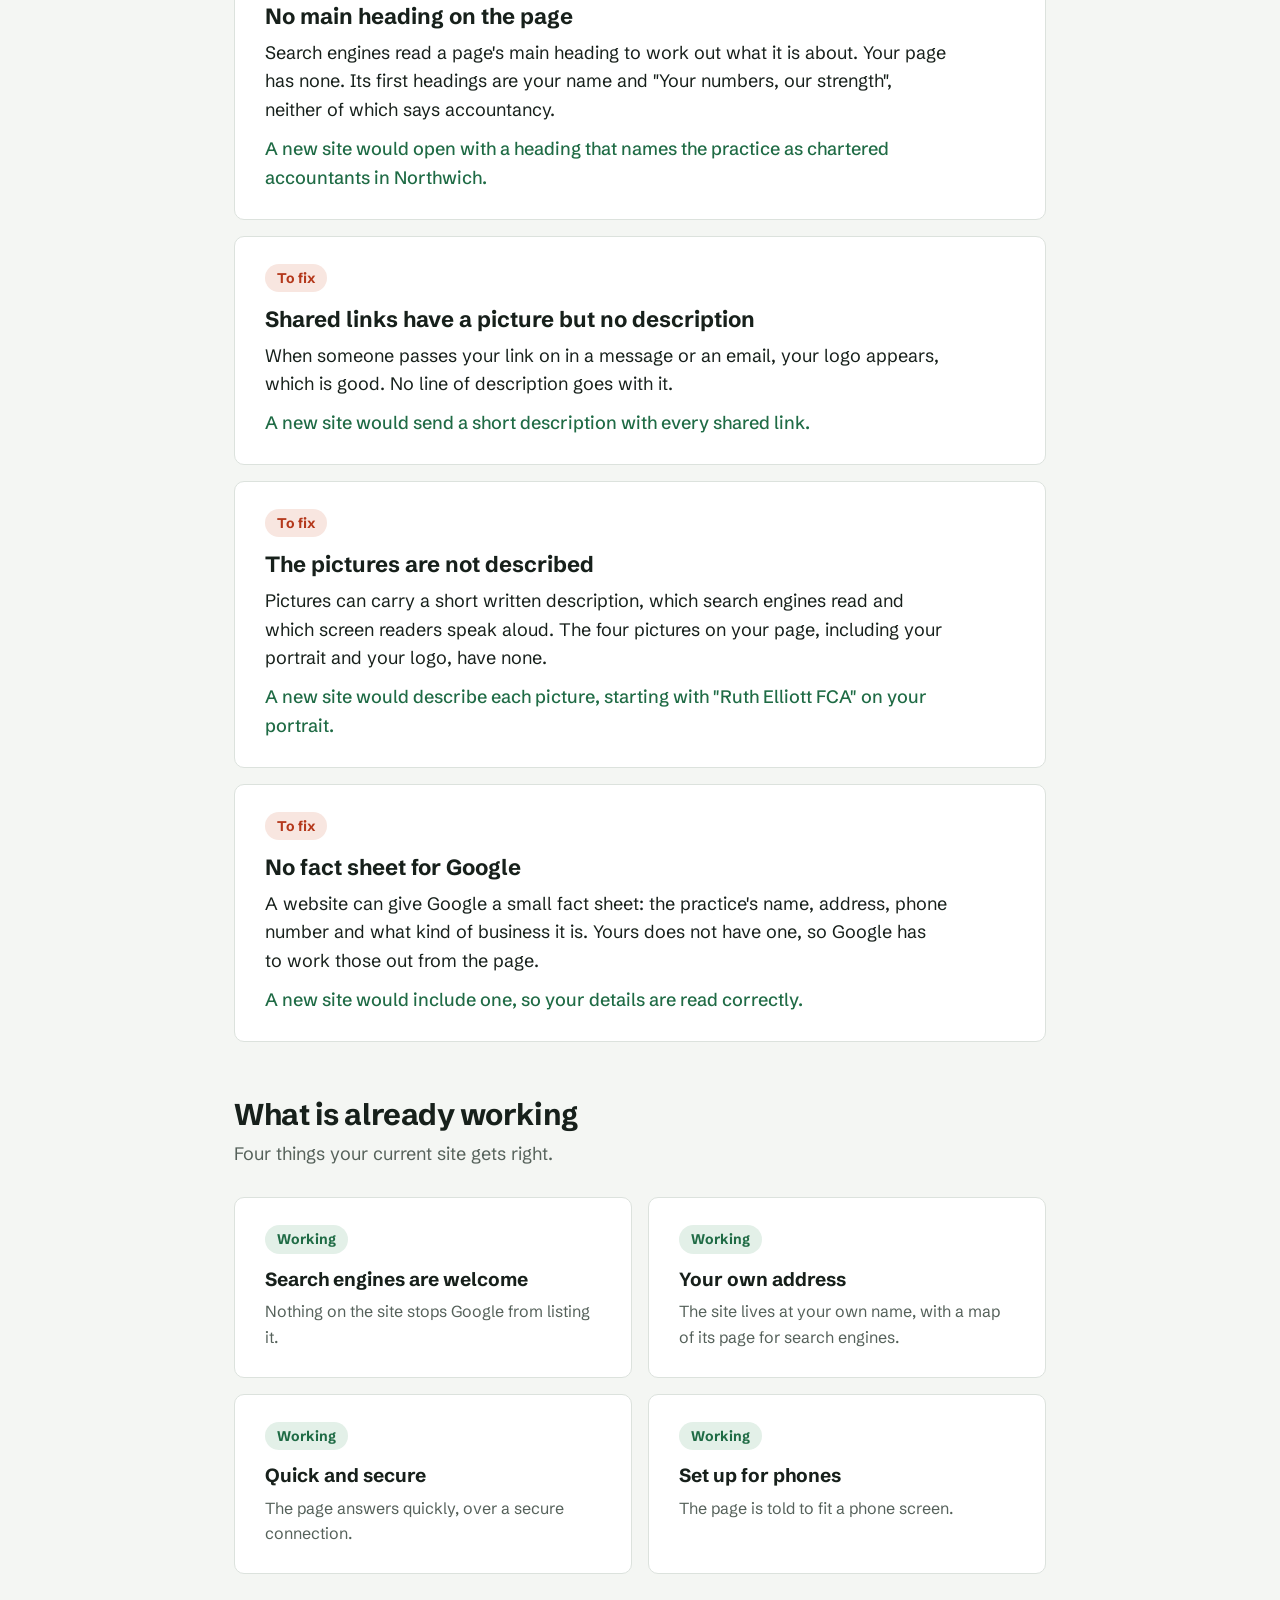
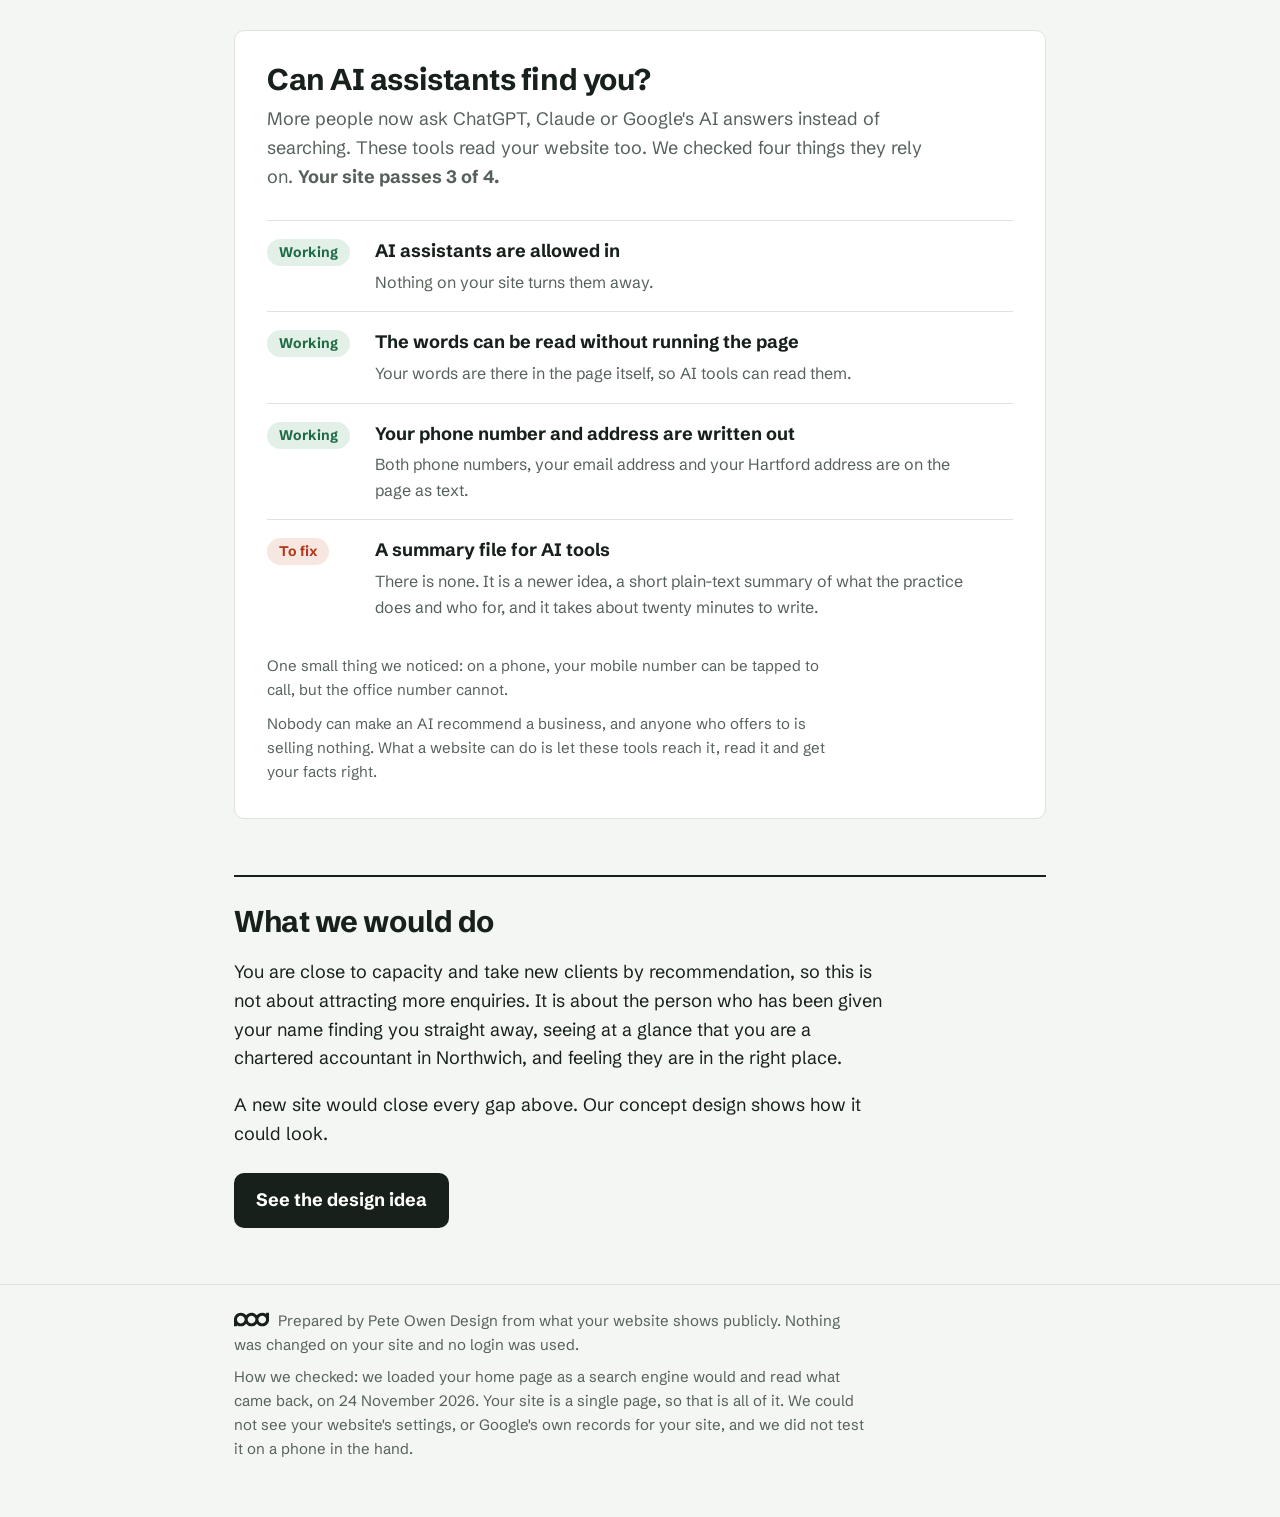
<file: search-check.html>
<!doctype html>
<html lang="en-GB">
<head>
<meta charset="utf-8">
<meta name="viewport" content="width=device-width, initial-scale=1">
<meta name="robots" content="noindex, nofollow">
<title>Ruth Elliott &amp; Co: can people find you online? (website check)</title>
<link rel="preconnect" href="https://fonts.googleapis.com">
<link rel="preconnect" href="https://fonts.gstatic.com" crossorigin>
<link href="https://fonts.googleapis.com/css2?family=Schibsted+Grotesk:wght@400;500;700;800&display=swap" rel="stylesheet">
<style>
  :root{
    --page:#F4F6F3; --card:#FFFFFF; --ink:#17201B; --soft:#55615A; --line:#DCE2DD;
    --good:#1F6B45; --good-bg:#E3F0E8; --fix:#B4381B; --fix-bg:#F8E6E0; --r:10px;
  }
  *{box-sizing:border-box}
  html{-webkit-text-size-adjust:100%}
  body{margin:0;background:var(--page);color:var(--ink);font:400 18px/1.6 "Schibsted Grotesk",system-ui,sans-serif}
  a{color:inherit}
  .wrap{max-width:860px;margin:0 auto;padding:0 24px}
  .bar{background:var(--ink);color:#fff;font-size:14px;padding:10px 0}
  .bar .wrap{display:flex;gap:8px 24px;flex-wrap:wrap;justify-content:space-between}
  header{padding:64px 0 40px}
  h1{font-size:clamp(34px,6vw,58px);line-height:1.05;letter-spacing:-.025em;font-weight:800;margin:0 0 20px;max-width:15ch}
  .lede{font-size:21px;color:var(--soft);max-width:56ch;margin:0}
  .score{display:grid;grid-template-columns:auto 1fr;gap:28px;align-items:center;background:var(--card);border:1px solid var(--line);border-radius:var(--r);padding:28px 32px;margin:8px 0 56px}
  .score b{font-size:76px;line-height:1;font-weight:800;letter-spacing:-.04em}
  .score b span{color:var(--soft);font-size:34px;letter-spacing:0}
  .score p{margin:0;max-width:44ch}
  h2{font-size:30px;line-height:1.15;letter-spacing:-.015em;margin:0 0 8px}
  .sub{color:var(--soft);margin:0 0 28px;max-width:60ch}
  .big{background:var(--ink);color:#fff;border-radius:var(--r);padding:36px 36px 32px;margin:0 0 56px}
  .big h2{font-size:34px;max-width:20ch;margin-bottom:16px}
  .big p{max-width:58ch;margin:0 0 14px;color:#E4EAE6}
  .big p:last-child{margin-bottom:0}
  .big strong{color:#fff}
  .tag{display:inline-block;font-size:14px;font-weight:700;border-radius:999px;padding:3px 12px;margin-bottom:14px}
  .tag.fix{background:var(--fix-bg);color:var(--fix)}
  .tag.good{background:var(--good-bg);color:var(--good)}
  .big .tag{background:#fff;color:var(--fix)}
  .item{background:var(--card);border:1px solid var(--line);border-radius:var(--r);padding:26px 30px;margin:0 0 16px}
  .item h3{font-size:22px;line-height:1.25;margin:0 0 8px}
  .item p{margin:0 0 10px;max-width:62ch}
  .item p:last-child{margin-bottom:0}
  .item .how{color:var(--good);font-weight:500}
  .goods{display:grid;grid-template-columns:repeat(3,1fr);gap:16px;margin:0 0 56px}
  .goods .item{margin:0}
  .goods h3{font-size:19px}
  .goods p{font-size:16px;color:var(--soft)}
  section{margin:0 0 56px}
  .next{border-top:2px solid var(--ink);padding-top:28px}
  .next p{max-width:60ch}
  footer{border-top:1px solid var(--line);padding:24px 0 48px;font-size:15px;color:var(--soft)}
  footer p{margin:0 0 8px;max-width:70ch}
  @media (max-width:700px){
    body{font-size:17px}
    header{padding:40px 0 28px}
    .score{grid-template-columns:1fr;gap:10px;padding:24px}
    .big{padding:28px 24px}
    .item{padding:22px 22px}
    .goods{grid-template-columns:1fr}
  }
  .pod{height:13px;width:auto;vertical-align:-1px;margin-right:9px}
  .by{display:inline-flex;align-items:center}
  footer .pod{height:15px;color:var(--ink)}
  footer .by{display:inline}
  .btn{display:inline-block;background:var(--ink);color:#fff;text-decoration:none;font-weight:700;border-radius:var(--r);padding:13px 22px;margin-top:6px}
  .btn:hover{background:#2B3A32}
  .bar a{text-decoration:none}
  .bar a:hover{text-decoration:underline}
  .ai{background:var(--card);border:1px solid var(--line);border-radius:var(--r);padding:32px 32px 24px}
  .airows{display:grid;gap:0;margin:0 0 18px}
  .airow{display:grid;grid-template-columns:92px 1fr;gap:16px;padding:16px 0;border-top:1px solid var(--line)}
  .airow .tag{justify-self:start;align-self:start;margin:2px 0 0;line-height:1.5}
  .airow h3{font-size:18px;margin:0 0 4px}
  .airow p{margin:0;font-size:16px;color:var(--soft);max-width:60ch}
  .aisub{font-size:15px;color:var(--soft);max-width:62ch;margin:0 0 10px}
  @media (max-width:700px){.ai{padding:24px 20px 16px}.airow{grid-template-columns:1fr;gap:6px}}
  @media (min-width:701px){.goods.two{grid-template-columns:repeat(2,1fr)}}
</style>
</head>
<body>

<div class="bar"><div class="wrap"><a class="by" href="index.html"><svg class="pod" viewBox="0 0 487.5 208.5" role="img" aria-label="Pete Owen Design logo"><path fill="currentColor" d="M487.5,10.6h-41.2v15.5c-15.3-10.6-33.9-16.8-53.8-16.8-30.1,0-57,14.1-74.4,36-17.4-21.9-44.3-36-74.4-36s-57,14.1-74.4,36c-17.4-21.9-44.3-36-74.4-36C44.8,9.4,3.8,48,0,96.9h-.3v100.3h41.2v-14.5c15.3,10.6,33.9,16.8,53.8,16.8,30.1,0,57-14.1,74.4-36,17.4,21.9,44.3,36,74.4,36s57-14.1,74.4-36c17.4,21.9,44.3,36,74.4,36,52.4,0,95.1-42.6,95.1-95.1s0-1.3,0-1.9h0V10.6h0ZM94.6,158.2c-29.7,0-53.8-24.2-53.8-53.8s24.2-53.8,53.8-53.8,53.8,24.2,53.8,53.8-24.2,53.8-53.8,53.8ZM243.5,158.2c-29.7,0-53.8-24.2-53.8-53.8s24.2-53.8,53.8-53.8,53.8,24.2,53.8,53.8-24.2,53.8-53.8,53.8ZM392.4,158.2c-29.7,0-53.8-24.2-53.8-53.8s24.2-53.8,53.8-53.8,53.8,24.2,53.8,53.8-24.2,53.8-53.8,53.8Z"/></svg>Prepared for you by Pete Owen Design</a><span>Website check, 24 November 2026</span></div></div>

<div class="wrap">

<header>
  <h1>Can people find Ruth Elliott &amp; Co online?</h1>
  <p class="lede">We looked at your website the way Google and a first-time visitor do. Here is what we found, in plain English, with no jargon.</p>
</header>

<div class="score">
  <b>4<span> of 10</span></b>
  <p><strong>Your site passes 4 of the 10 basic checks.</strong> The foundations are sound: it is secure, quick and open to Google. The gaps are all about how the practice is described to search engines.</p>
</div>

<div class="big">
  <span class="tag">The one that matters most</span>
  <h2>Google is told your name, but not what you do.</h2>
  <p>Your page title, the line Google shows in blue, reads <strong>"Ruth Elliott &amp; Co"</strong> and nothing else. The page has no main heading, and no description for Google to show underneath.</p>
  <p>Most of your new clients come by recommendation, so the first thing they do is look you up. What they see in the results is a name with no mention of chartered accountants or Northwich, and a few lines Google has picked from the page itself. The words are all there further down the page; they are just not in the three places a search engine looks first.</p>
</div>

<section>
  <h2>Five smaller things to fix</h2>
  <p class="sub">None of these is difficult, and a new site would put all of them right.</p>

  <div class="item">
    <span class="tag fix">To fix</span>
    <h3>No description for search results</h3>
    <p>A website can hand Google two lines to show under its name. Yours does not, so Google chooses its own from the page.</p>
    <p class="how">A new site would say who you are, what you cover and where, in your own words.</p>
  </div>
  <div class="item">
    <span class="tag fix">To fix</span>
    <h3>No main heading on the page</h3>
    <p>Search engines read a page's main heading to work out what it is about. Your page has none. Its first headings are your name and "Your numbers, our strength", neither of which says accountancy.</p>
    <p class="how">A new site would open with a heading that names the practice as chartered accountants in Northwich.</p>
  </div>
  <div class="item">
    <span class="tag fix">To fix</span>
    <h3>Shared links have a picture but no description</h3>
    <p>When someone passes your link on in a message or an email, your logo appears, which is good. No line of description goes with it.</p>
    <p class="how">A new site would send a short description with every shared link.</p>
  </div>
  <div class="item">
    <span class="tag fix">To fix</span>
    <h3>The pictures are not described</h3>
    <p>Pictures can carry a short written description, which search engines read and which screen readers speak aloud. The four pictures on your page, including your portrait and your logo, have none.</p>
    <p class="how">A new site would describe each picture, starting with "Ruth Elliott FCA" on your portrait.</p>
  </div>
  <div class="item">
    <span class="tag fix">To fix</span>
    <h3>No fact sheet for Google</h3>
    <p>A website can give Google a small fact sheet: the practice's name, address, phone number and what kind of business it is. Yours does not have one, so Google has to work those out from the page.</p>
    <p class="how">A new site would include one, so your details are read correctly.</p>
  </div>
</section>

<section>
  <h2>What is already working</h2>
  <p class="sub">Four things your current site gets right.</p>
  <div class="goods two">
    <div class="item"><span class="tag good">Working</span><h3>Search engines are welcome</h3><p>Nothing on the site stops Google from listing it.</p></div>
    <div class="item"><span class="tag good">Working</span><h3>Your own address</h3><p>The site lives at your own name, with a map of its page for search engines.</p></div>
    <div class="item"><span class="tag good">Working</span><h3>Quick and secure</h3><p>The page answers quickly, over a secure connection.</p></div>
    <div class="item"><span class="tag good">Working</span><h3>Set up for phones</h3><p>The page is told to fit a phone screen.</p></div>
  </div>
</section>

<section class="ai">
  <h2>Can AI assistants find you?</h2>
  <p class="sub">More people now ask ChatGPT, Claude or Google's AI answers instead of searching. These tools read your website too. We checked four things they rely on. <strong>Your site passes 3 of 4.</strong></p>
  <div class="airows">
    <div class="airow ok"><span class="tag good">Working</span><div><h3>AI assistants are allowed in</h3><p>Nothing on your site turns them away.</p></div></div>
    <div class="airow ok"><span class="tag good">Working</span><div><h3>The words can be read without running the page</h3><p>Your words are there in the page itself, so AI tools can read them.</p></div></div>
    <div class="airow ok"><span class="tag good">Working</span><div><h3>Your phone number and address are written out</h3><p>Both phone numbers, your email address and your Hartford address are on the page as text.</p></div></div>
    <div class="airow no"><span class="tag fix">To fix</span><div><h3>A summary file for AI tools</h3><p>There is none. It is a newer idea, a short plain-text summary of what the practice does and who for, and it takes about twenty minutes to write.</p></div></div>
  </div>
  <p class="aisub">One small thing we noticed: on a phone, your mobile number can be tapped to call, but the office number cannot.</p>
  <p class="aisub">Nobody can make an AI recommend a business, and anyone who offers to is selling nothing. What a website can do is let these tools reach it, read it and get your facts right.</p>
</section>

<section class="next">
  <h2>What we would do</h2>
  <p>You are close to capacity and take new clients by recommendation, so this is not about attracting more enquiries. It is about the person who has been given your name finding you straight away, seeing at a glance that you are a chartered accountant in Northwich, and feeling they are in the right place.</p>
  <p>A new site would close every gap above. Our concept design shows how it could look.</p>
  <p><a class="btn" href="index.html#designs">See the design idea</a></p>
</section>

</div>

<footer><div class="wrap">
  <p><span class="by"><svg class="pod" viewBox="0 0 487.5 208.5" role="img" aria-label="Pete Owen Design logo"><path fill="currentColor" d="M487.5,10.6h-41.2v15.5c-15.3-10.6-33.9-16.8-53.8-16.8-30.1,0-57,14.1-74.4,36-17.4-21.9-44.3-36-74.4-36s-57,14.1-74.4,36c-17.4-21.9-44.3-36-74.4-36C44.8,9.4,3.8,48,0,96.9h-.3v100.3h41.2v-14.5c15.3,10.6,33.9,16.8,53.8,16.8,30.1,0,57-14.1,74.4-36,17.4,21.9,44.3,36,74.4,36s57-14.1,74.4-36c17.4,21.9,44.3,36,74.4,36,52.4,0,95.1-42.6,95.1-95.1s0-1.3,0-1.9h0V10.6h0ZM94.6,158.2c-29.7,0-53.8-24.2-53.8-53.8s24.2-53.8,53.8-53.8,53.8,24.2,53.8,53.8-24.2,53.8-53.8,53.8ZM243.5,158.2c-29.7,0-53.8-24.2-53.8-53.8s24.2-53.8,53.8-53.8,53.8,24.2,53.8,53.8-24.2,53.8-53.8,53.8ZM392.4,158.2c-29.7,0-53.8-24.2-53.8-53.8s24.2-53.8,53.8-53.8,53.8,24.2,53.8,53.8-24.2,53.8-53.8,53.8Z"/></svg>Prepared by Pete Owen Design</span> from what your website shows publicly. Nothing was changed on your site and no login was used.</p>
  <p>How we checked: we loaded your home page as a search engine would and read what came back, on 24 November 2026. Your site is a single page, so that is all of it. We could not see your website's settings, or Google's own records for your site, and we did not test it on a phone in the hand.</p>
</div></footer>

</body>
</html>
</file>
<file: styles.css>
/* Ruth Elliott & Co — site styles */

:root {
  --damson: #3b1030;
  --damson-deep: #2a0a22;
  --damson-lift: #53183f;
  --garnet: #a3214f;
  --blush: #f7dbe3;
  --blush-soft: #fbeef1;
  --ground: #f7f4f8;
  --paper: #ffffff;
  --ink: #24121f;
  --ink-soft: #5d4856;
  --rule: #e2d8e0;
  --on-damson: #fbeef1;
  --on-damson-soft: #dcb9cb;
  --amber: #f4ae3d;

  --display: "Bricolage Grotesque", "Helvetica Neue", Arial, sans-serif;
  --body: "Hanken Grotesk", "Helvetica Neue", Arial, sans-serif;

  --wrap: 76rem;
  --gutter: clamp(1.25rem, 4vw, 3rem);
  --section: clamp(4.5rem, 9vw, 8rem);
  --ease: cubic-bezier(0.16, 1, 0.3, 1);
}

*, *::before, *::after { box-sizing: border-box; }

html { scroll-behavior: smooth; scroll-padding-top: 5rem; -webkit-text-size-adjust: 100%; }

body {
  margin: 0;
  background: var(--ground);
  color: var(--ink);
  font-family: var(--body);
  font-size: 1.0625rem;
  line-height: 1.6;
  -webkit-font-smoothing: antialiased;
}

img { max-width: 100%; height: auto; display: block; }

h1, h2, h3 {
  font-family: var(--display);
  font-weight: 700;
  line-height: 1.02;
  letter-spacing: -0.03em;
  margin: 0;
  text-wrap: balance;
}

h2 { font-size: clamp(2.25rem, 5vw, 3.75rem); }
h3 { font-size: clamp(1.35rem, 2.2vw, 1.75rem); letter-spacing: -0.02em; line-height: 1.1; }

p { margin: 0 0 1em; max-width: 68ch; }
p:last-child { margin-bottom: 0; }

a { color: inherit; text-decoration-thickness: 1px; text-underline-offset: 0.2em; }

:focus-visible { outline: 3px solid var(--garnet); outline-offset: 3px; border-radius: 4px; }
.on-damson :focus-visible { outline-color: var(--amber); }

.wrap { width: min(100% - 2 * var(--gutter), var(--wrap)); margin-inline: auto; }

.skip {
  position: absolute; left: 1rem; top: -4rem; z-index: 100;
  background: var(--paper); color: var(--ink); padding: 0.75rem 1rem; border-radius: 6px;
}
.skip:focus { top: 1rem; }

/* ---------- Header ---------- */

.site-header {
  position: sticky; top: 0; z-index: 50;
  background: var(--damson);
  color: var(--on-damson);
  border-bottom: 1px solid var(--damson-lift);
}
.site-header .wrap {
  display: flex; align-items: center; justify-content: space-between; gap: 1.5rem;
  min-height: 4.25rem;
}
.wordmark {
  font-family: var(--display); font-weight: 700; font-size: 1.3rem; letter-spacing: -0.02em;
  text-decoration: none; white-space: nowrap;
}
.wordmark span { color: var(--amber); }

.nav { display: flex; align-items: center; gap: clamp(1rem, 2.2vw, 2rem); }
.nav a { text-decoration: none; font-size: 0.975rem; font-weight: 500; color: var(--on-damson-soft); transition: color 0.2s; }
.nav a:hover { color: var(--on-damson); }
.nav .nav-cta {
  color: var(--damson); background: var(--blush); padding: 0.55rem 1.1rem; border-radius: 999px; font-weight: 600;
  transition: background 0.2s;
}
.nav .nav-cta:hover { background: var(--paper); color: var(--damson); }

.menu { display: none; }

@media (max-width: 52rem) {
  .nav { display: none; }
  .menu { display: block; }
  .menu summary {
    list-style: none; cursor: pointer; font-weight: 600; font-size: 0.975rem;
    padding: 0.55rem 1.1rem; border: 1px solid var(--on-damson-soft); border-radius: 999px;
  }
  .menu summary::-webkit-details-marker { display: none; }
  .menu[open] summary { background: var(--blush); color: var(--damson); border-color: var(--blush); }
  .menu nav {
    position: absolute; left: 0; right: 0; top: 100%;
    background: var(--damson); border-bottom: 1px solid var(--damson-lift);
    padding: 0.5rem var(--gutter) 1.5rem; display: grid;
  }
  .menu nav a {
    text-decoration: none; padding: 0.9rem 0; font-family: var(--display); font-size: 1.5rem; font-weight: 600;
    letter-spacing: -0.02em; border-bottom: 1px solid var(--damson-lift);
  }
}

/* ---------- Hero ---------- */

.hero {
  position: relative; overflow: hidden;
  background: var(--damson); color: var(--on-damson);
  padding: clamp(4rem, 10vw, 8.5rem) 0 clamp(3.5rem, 7vw, 6rem);
}
.hero .wrap { position: relative; z-index: 1; }

.hero-amp {
  position: absolute; z-index: 0; right: -0.06em; bottom: -0.34em;
  font-family: var(--display); font-weight: 800; line-height: 1;
  font-size: clamp(22rem, 62vw, 58rem);
  color: var(--damson-lift);
  user-select: none; pointer-events: none;
}

.hero h1 {
  font-size: clamp(3.1rem, 9.2vw, 6rem);
  font-weight: 800; letter-spacing: -0.04em; line-height: 0.95;
  max-width: 11ch;
}
.hero h1 span { display: block; }
.hero h1 .strong { color: var(--blush); }

.hero-lede {
  margin-top: clamp(1.5rem, 3vw, 2.25rem);
  font-size: clamp(1.15rem, 1.8vw, 1.4rem); line-height: 1.45;
  max-width: 36ch; color: var(--on-damson);
}

.status {
  display: inline-flex; align-items: flex-start; gap: 0.75rem;
  margin-top: clamp(2rem, 4vw, 3rem);
  padding: 0.9rem 1.15rem;
  background: var(--damson-deep); border: 1px solid var(--damson-lift); border-radius: 14px;
  font-size: 1rem; line-height: 1.4; max-width: 34rem;
}
.status-dot {
  flex: none; width: 0.7rem; height: 0.7rem; margin-top: 0.36rem; border-radius: 50%;
  background: var(--amber);
}
.status strong { font-weight: 600; }
.status span.more { color: var(--on-damson-soft); }

.actions { display: flex; flex-wrap: wrap; gap: 0.85rem; margin-top: 1.75rem; }

.btn {
  display: inline-flex; align-items: center; gap: 0.6rem;
  font: 600 1.0625rem/1 var(--body);
  padding: 1.05rem 1.6rem; border-radius: 999px; border: 1px solid transparent;
  text-decoration: none; cursor: pointer;
  transition: background 0.2s, color 0.2s, border-color 0.2s, transform 0.3s var(--ease);
}
.btn svg { width: 1.05em; height: 1.05em; transition: transform 0.3s var(--ease); }
.btn:hover svg { transform: translateX(4px); }
.btn:active { transform: scale(0.98); }
.btn-light { background: var(--blush); color: var(--damson); }
.btn-light:hover { background: var(--paper); }
.btn-ghost { border-color: var(--on-damson-soft); color: var(--on-damson); }
.btn-ghost:hover { border-color: var(--on-damson); background: var(--damson-lift); }
.btn-dark { background: var(--damson); color: var(--on-damson); }
.btn-dark:hover { background: var(--garnet); }

/* Hero entrance: one authored moment */
@media (prefers-reduced-motion: no-preference) {
  .hero h1 span { animation: rise 0.9s var(--ease) both; }
  .hero h1 span:nth-child(2) { animation-delay: 0.09s; }
  .hero-amp { animation: amp 1.6s var(--ease) both; }
  .hero-lede, .status, .actions { animation: fade 0.9s var(--ease) 0.3s both; }
}
@keyframes rise { from { clip-path: inset(0 0 100% 0); transform: translateY(0.35em); } to { clip-path: inset(-10% 0 -10% 0); transform: none; } }
@keyframes amp { from { transform: translateX(8%) rotate(4deg); opacity: 0; } to { transform: none; opacity: 1; } }
@keyframes fade { from { opacity: 0; transform: translateY(0.6rem); } to { opacity: 1; transform: none; } }

/* ---------- Sections ---------- */

.section { padding: var(--section) 0; }
.section-head { margin-bottom: clamp(2rem, 4.5vw, 3.5rem); }
.section-head p { margin-top: 1.1rem; font-size: 1.2rem; line-height: 1.5; color: var(--ink-soft); max-width: 52ch; }

/* About */
.about-grid {
  display: grid; gap: clamp(2rem, 5vw, 5rem); align-items: start;
  grid-template-columns: minmax(0, 4fr) minmax(0, 8fr);
}
.portrait { position: relative; margin: 0; }
.portrait img {
  width: 100%; aspect-ratio: 1 / 1; object-fit: cover; object-position: 50% 0;
  border-radius: 18px;
}
.portrait figcaption {
  display: flex; align-items: center; justify-content: space-between; gap: 1rem;
  margin-top: 1rem; font-size: 0.975rem; color: var(--ink-soft);
}
.portrait figcaption strong { color: var(--ink); font-family: var(--display); font-size: 1.2rem; letter-spacing: -0.02em; }
.portrait figcaption img { width: 8.5rem; aspect-ratio: auto; border-radius: 0; mix-blend-mode: multiply; }

.about-copy h2 { margin-bottom: 1.5rem; }
.about-copy .lead { font-size: clamp(1.25rem, 2vw, 1.5rem); line-height: 1.4; color: var(--ink); }
.about-copy p { color: var(--ink-soft); }

.notice {
  margin-top: 2.25rem; padding: 1.4rem 1.5rem;
  background: var(--blush-soft); border: 1px solid var(--blush); border-radius: 14px;
  display: grid; grid-template-columns: auto 1fr; gap: 0.9rem;
}
.notice .status-dot { margin-top: 0.5rem; background: #d9861a; }
.notice h3 { font-size: 1.15rem; margin-bottom: 0.4rem; }
.notice p { color: var(--ink); font-size: 1rem; }

/* Approach */
.approach { border-top: 1px solid var(--rule); }
.thirds { display: grid; grid-template-columns: repeat(3, minmax(0, 1fr)); gap: clamp(1.75rem, 4vw, 3.5rem); }
.thirds h3 { margin-bottom: 0.75rem; }
.thirds p { color: var(--ink-soft); }

/* Services */
.services { background: var(--paper); }
.service {
  display: grid; grid-template-columns: minmax(0, 4fr) minmax(0, 8fr); gap: clamp(1rem, 4vw, 4rem);
  padding: clamp(1.75rem, 3.5vw, 2.75rem) 0; border-top: 1px solid var(--rule);
}
.service:last-child { border-bottom: 1px solid var(--rule); }
.service h3 { font-size: clamp(1.6rem, 3vw, 2.25rem); letter-spacing: -0.03em; }
.service .sum { margin-top: 0.6rem; color: var(--ink-soft); max-width: 30ch; text-wrap: balance; }
.service ul { list-style: none; margin: 0; padding: 0; display: grid; gap: 0.85rem; }
.service li { position: relative; padding-left: 1.6rem; max-width: 62ch; }
.service li::before {
  content: ""; position: absolute; left: 0; top: 0.72em; width: 0.8rem; height: 2px; background: var(--garnet);
}

/* Fees */
.fees { background: var(--blush); }
.fees .section-head p { color: var(--damson); }
.quads { display: grid; grid-template-columns: repeat(2, minmax(0, 1fr)); gap: 0; border-top: 1px solid #e6b9c6; }
.quads > div { padding: clamp(1.5rem, 3vw, 2.5rem) 0; border-bottom: 1px solid #e6b9c6; }
.quads > div:nth-child(odd) { padding-right: clamp(1.5rem, 4vw, 4rem); border-right: 1px solid #e6b9c6; }
.quads > div:nth-child(even) { padding-left: clamp(1.5rem, 4vw, 4rem); }
.quads h3 { margin-bottom: 0.7rem; color: var(--damson); }
.quads p { color: #4a2338; }

/* Steps */
.steps { background: var(--damson); color: var(--on-damson); }
.steps .section-head p { color: var(--on-damson-soft); }
.step-list { list-style: none; margin: 0; padding: 0; counter-reset: step; }
.step-list > li {
  counter-increment: step;
  display: grid; grid-template-columns: clamp(3.5rem, 9vw, 8rem) minmax(0, 4fr) minmax(0, 7fr); gap: clamp(1rem, 3vw, 3rem);
  padding: clamp(1.75rem, 3.5vw, 2.75rem) 0; border-top: 1px solid var(--damson-lift);
}
.step-list > li::before {
  content: counter(step);
  font-family: var(--display); font-weight: 800; font-size: clamp(3rem, 7vw, 5.5rem); line-height: 0.8;
  letter-spacing: -0.04em; color: var(--amber);
}
.step-list h3 { font-size: clamp(1.5rem, 2.6vw, 2rem); }
.step-list p { color: var(--on-damson-soft); }
.steps .actions { margin-top: clamp(2rem, 4vw, 3rem); }

/* Contact */
.contact-grid { display: grid; grid-template-columns: minmax(0, 5fr) minmax(0, 7fr); gap: clamp(2.5rem, 6vw, 6rem); }
.contact-big { display: grid; gap: 0.35rem; margin: 2rem 0; }
.contact-big a {
  font-family: var(--display); font-weight: 700; letter-spacing: -0.03em; line-height: 1.15;
  font-size: clamp(1.6rem, 3.2vw, 2.4rem); text-decoration: none; color: var(--damson);
  width: fit-content; background: linear-gradient(var(--garnet), var(--garnet)) 0 100% / 0 2px no-repeat;
  transition: background-size 0.4s var(--ease);
}
.contact-big a:hover { background-size: 100% 2px; }
.contact-big a.email { font-size: clamp(1.1rem, 1.9vw, 1.35rem); letter-spacing: -0.01em; margin-top: 0.5rem; overflow-wrap: anywhere; }
.contact-big small { font: 500 0.95rem/1.4 var(--body); color: var(--ink-soft); letter-spacing: 0; }
address { font-style: normal; color: var(--ink-soft); }
address strong { color: var(--ink); }

form { background: var(--paper); border: 1px solid var(--rule); border-radius: 18px; padding: clamp(1.5rem, 3.5vw, 2.75rem); display: grid; gap: 1.25rem; }
.field { display: grid; gap: 0.4rem; }
.row { display: grid; grid-template-columns: 1fr 1fr; gap: 1.25rem; }
label { font-weight: 600; font-size: 0.975rem; }
label .opt { font-weight: 400; color: var(--ink-soft); }
input, textarea {
  font: inherit; color: var(--ink); background: var(--ground);
  border: 1px solid #cdbfca; border-radius: 10px; padding: 0.85rem 1rem; width: 100%;
  transition: border-color 0.2s, background 0.2s;
}
textarea { min-height: 9rem; resize: vertical; }
input:hover, textarea:hover { border-color: var(--ink-soft); }
input:focus-visible, textarea:focus-visible { outline: 3px solid var(--garnet); outline-offset: 1px; background: var(--paper); }
input[aria-invalid="true"], textarea[aria-invalid="true"] { border-color: #b3261e; background: #fdf1f0; }
.error { color: #9c1c15; font-size: 0.92rem; min-height: 0; }
.form-note { font-size: 0.95rem; color: var(--ink-soft); }
form .btn { justify-self: start; }

/* Footer */
.site-footer { background: var(--paper); border-top: 1px solid var(--rule); padding: clamp(2.5rem, 5vw, 4rem) 0; font-size: 0.95rem; color: var(--ink-soft); }
.site-footer .wrap { display: grid; grid-template-columns: auto 1fr; gap: clamp(1.5rem, 5vw, 4rem); align-items: center; }
.site-footer img { width: 13rem; mix-blend-mode: multiply; }
.site-footer p { max-width: 70ch; margin-bottom: 0.4em; }

/* ---------- Scroll reveal (content visible by default) ---------- */
@media (prefers-reduced-motion: no-preference) {
  .js .reveal { opacity: 0; transform: translateY(1.25rem); transition: opacity 0.8s var(--ease), transform 0.8s var(--ease); }
  .js .reveal.in { opacity: 1; transform: none; }
}

/* ---------- Narrow screens ---------- */
@media (max-width: 52rem) {
  .about-grid, .contact-grid, .service, .thirds { grid-template-columns: 1fr; }
  .portrait { max-width: 17rem; }
  .service .sum { max-width: none; }
  .quads { grid-template-columns: 1fr; }
  .quads > div:nth-child(odd) { padding-right: 0; border-right: 0; }
  .quads > div:nth-child(even) { padding-left: 0; }
  .step-list > li { grid-template-columns: 3.25rem 1fr; }
  .step-list > li > div:last-child { grid-column: 2; }
  .row { grid-template-columns: 1fr; }
  .site-footer .wrap { grid-template-columns: 1fr; }
  .hero-amp { font-size: 30rem; right: -0.18em; bottom: -0.3em; opacity: 0.7; }
  .btn { padding: 1rem 1.35rem; }
}

@media (prefers-reduced-motion: reduce) {
  html { scroll-behavior: auto; }
}
</file>
